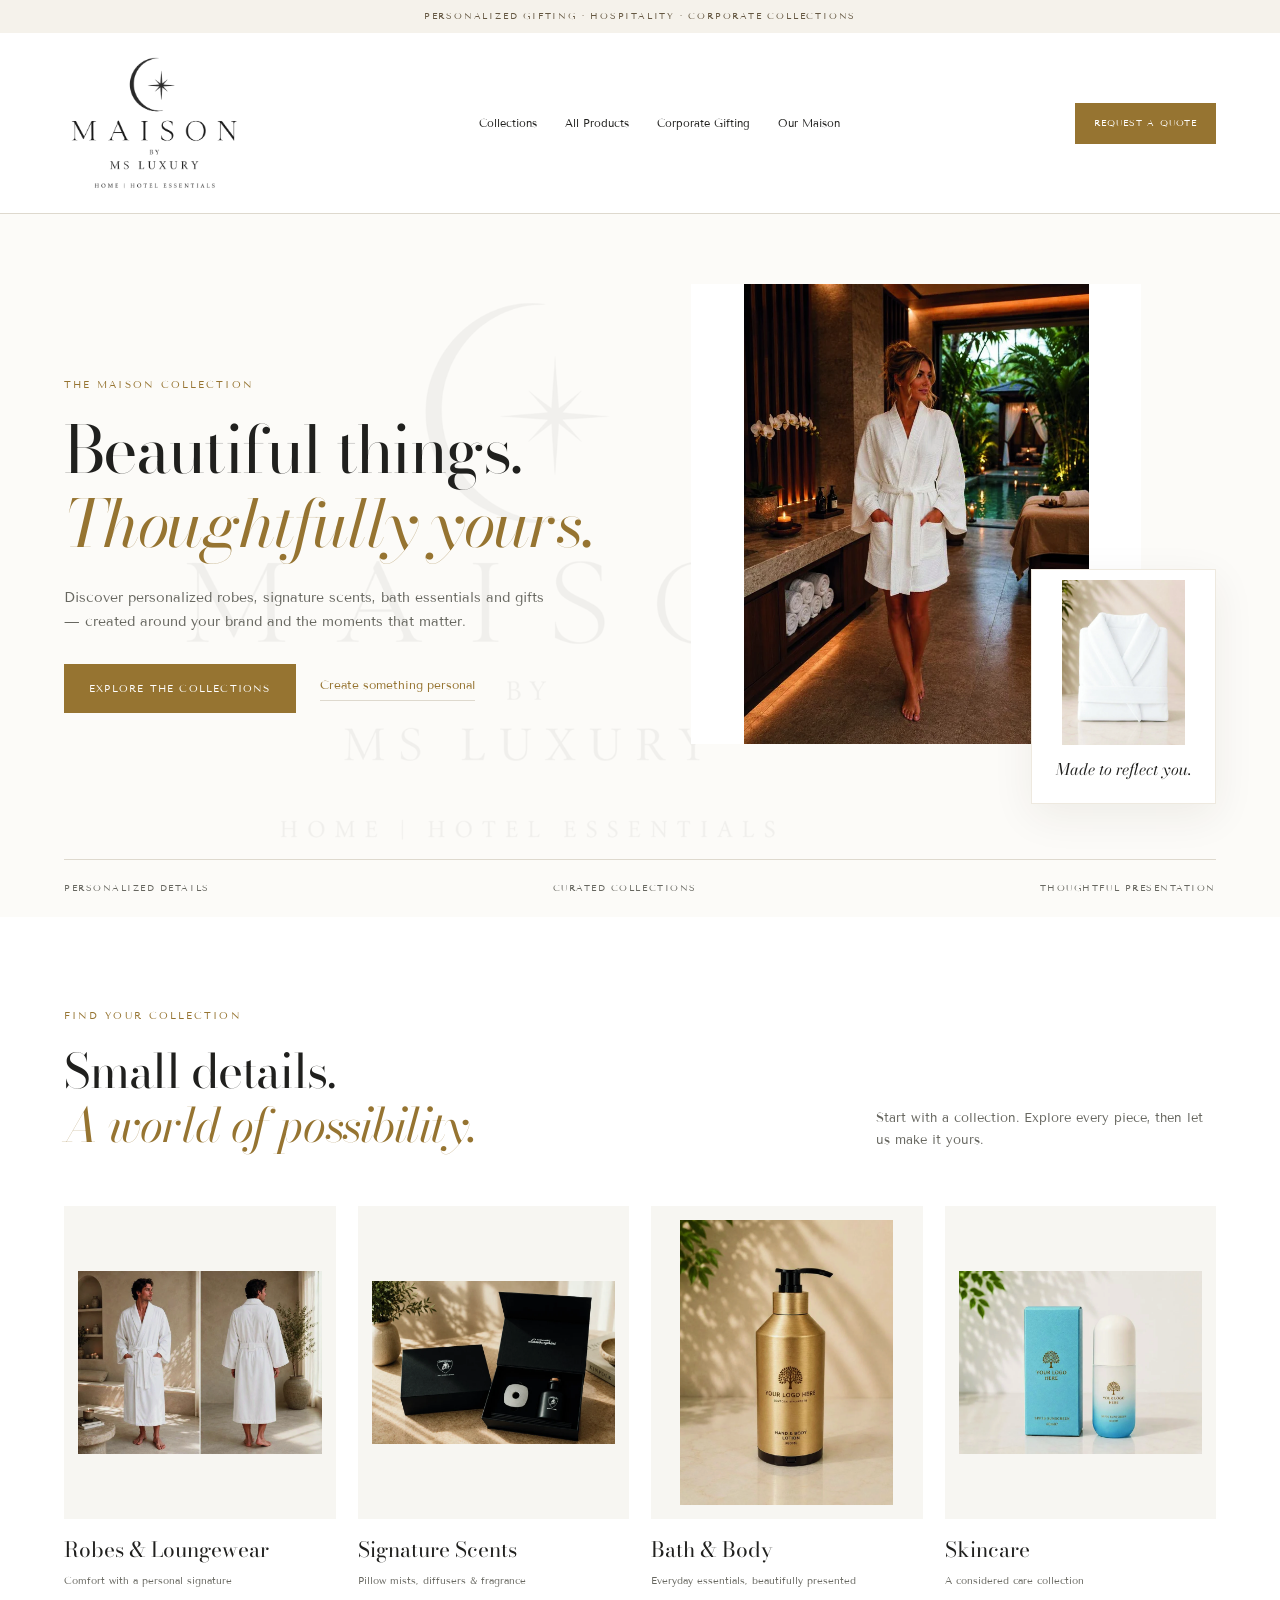
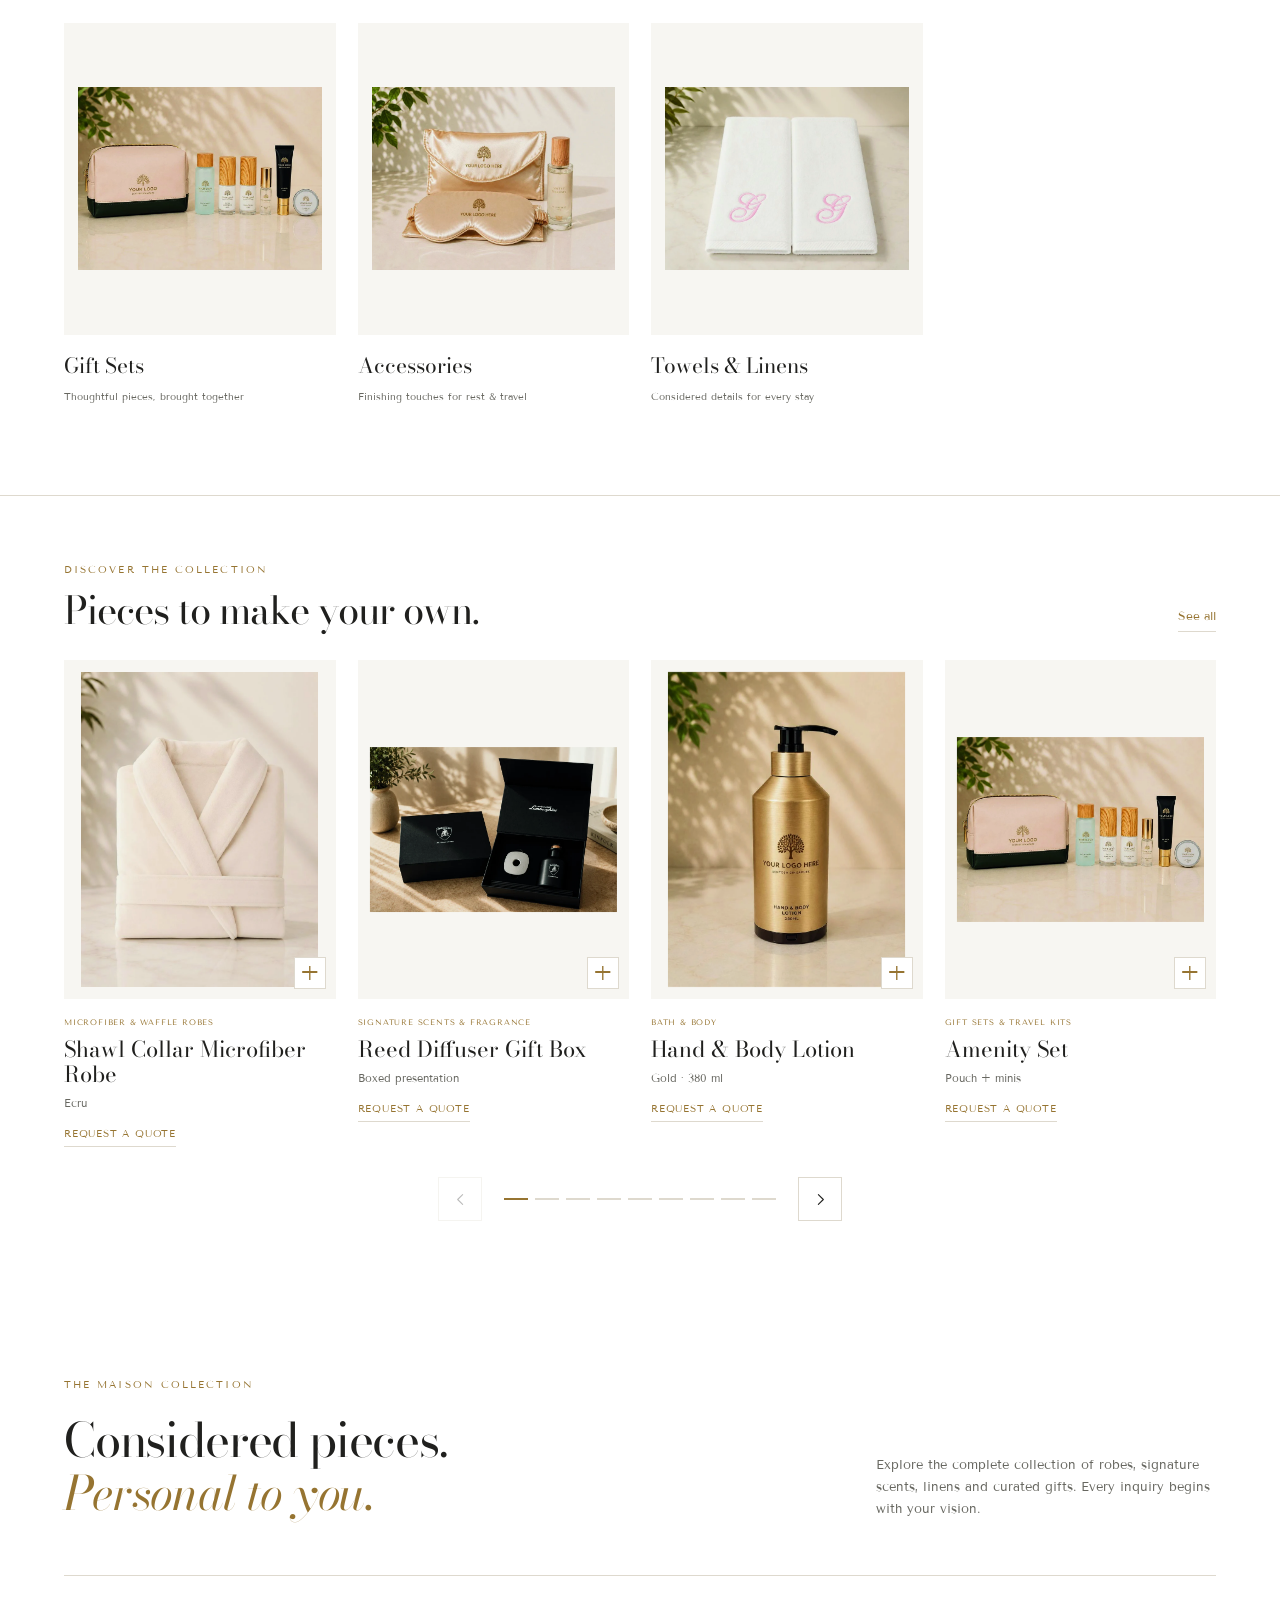
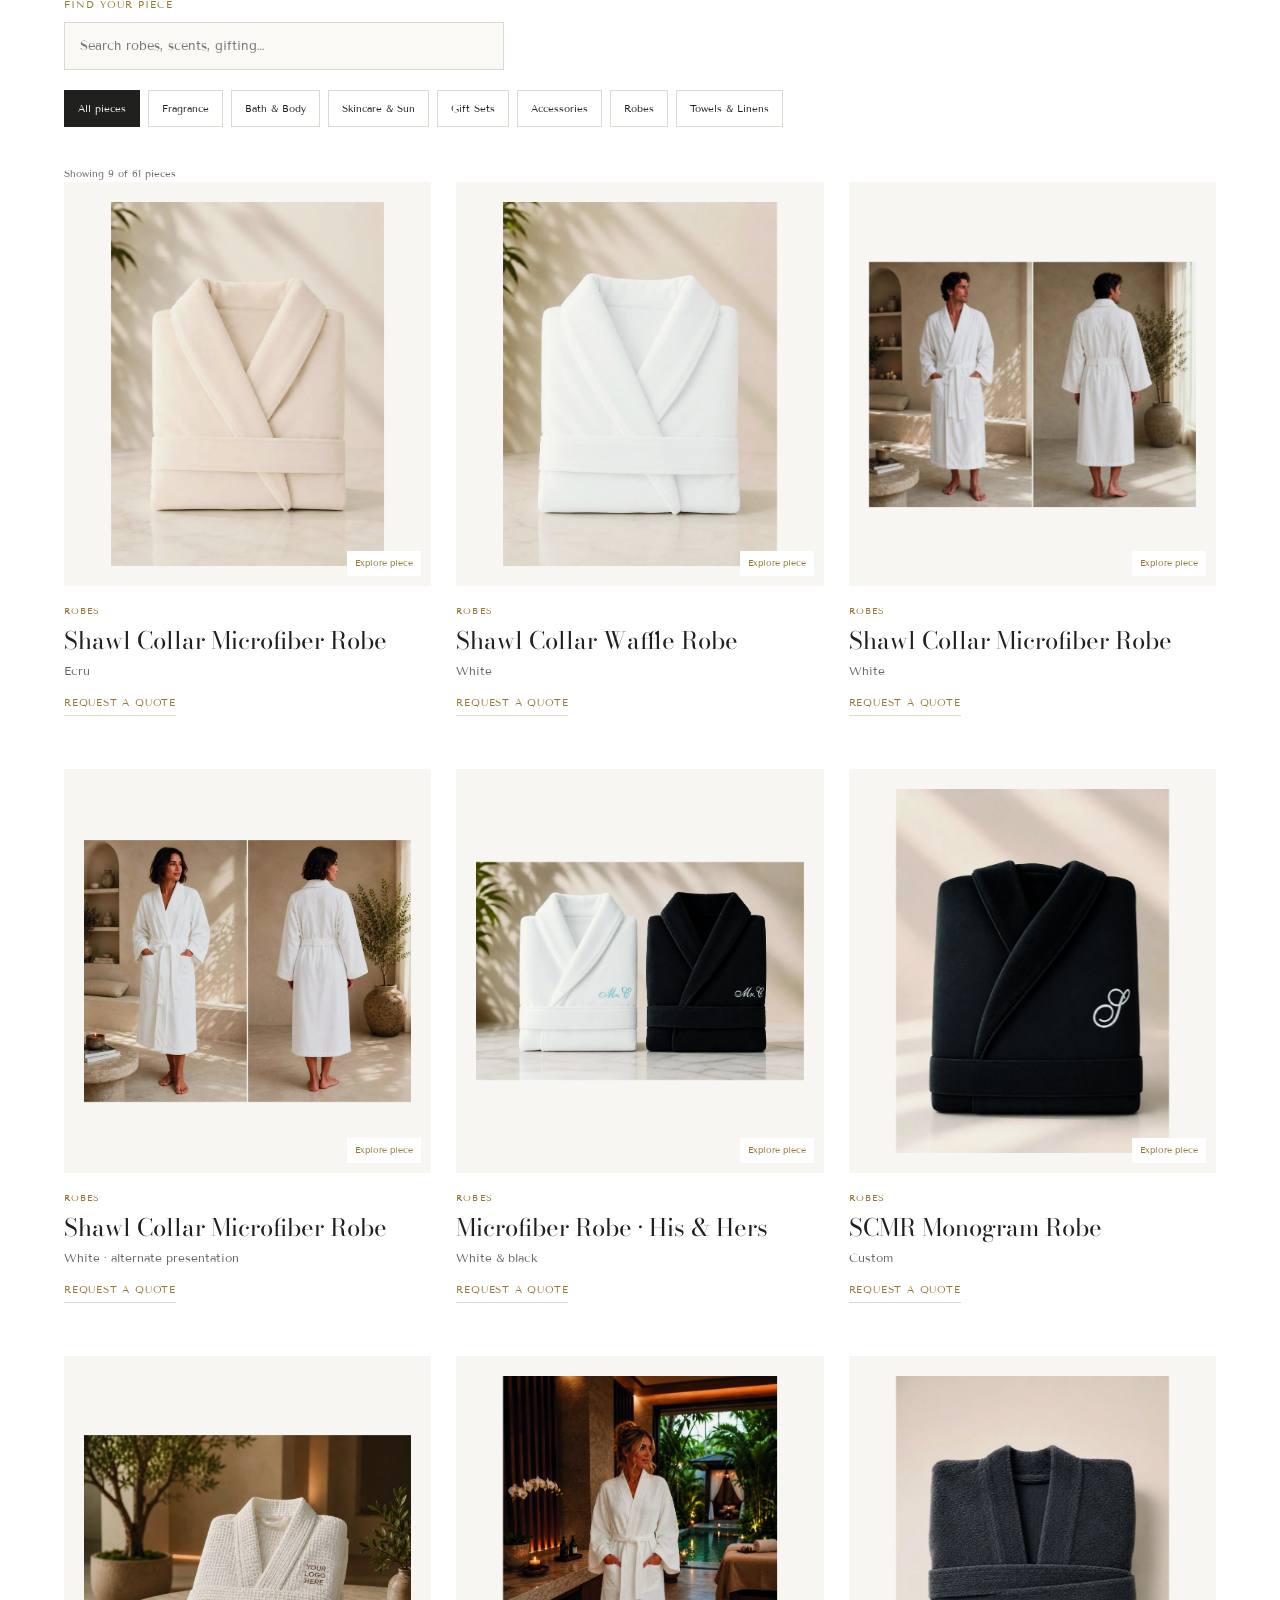
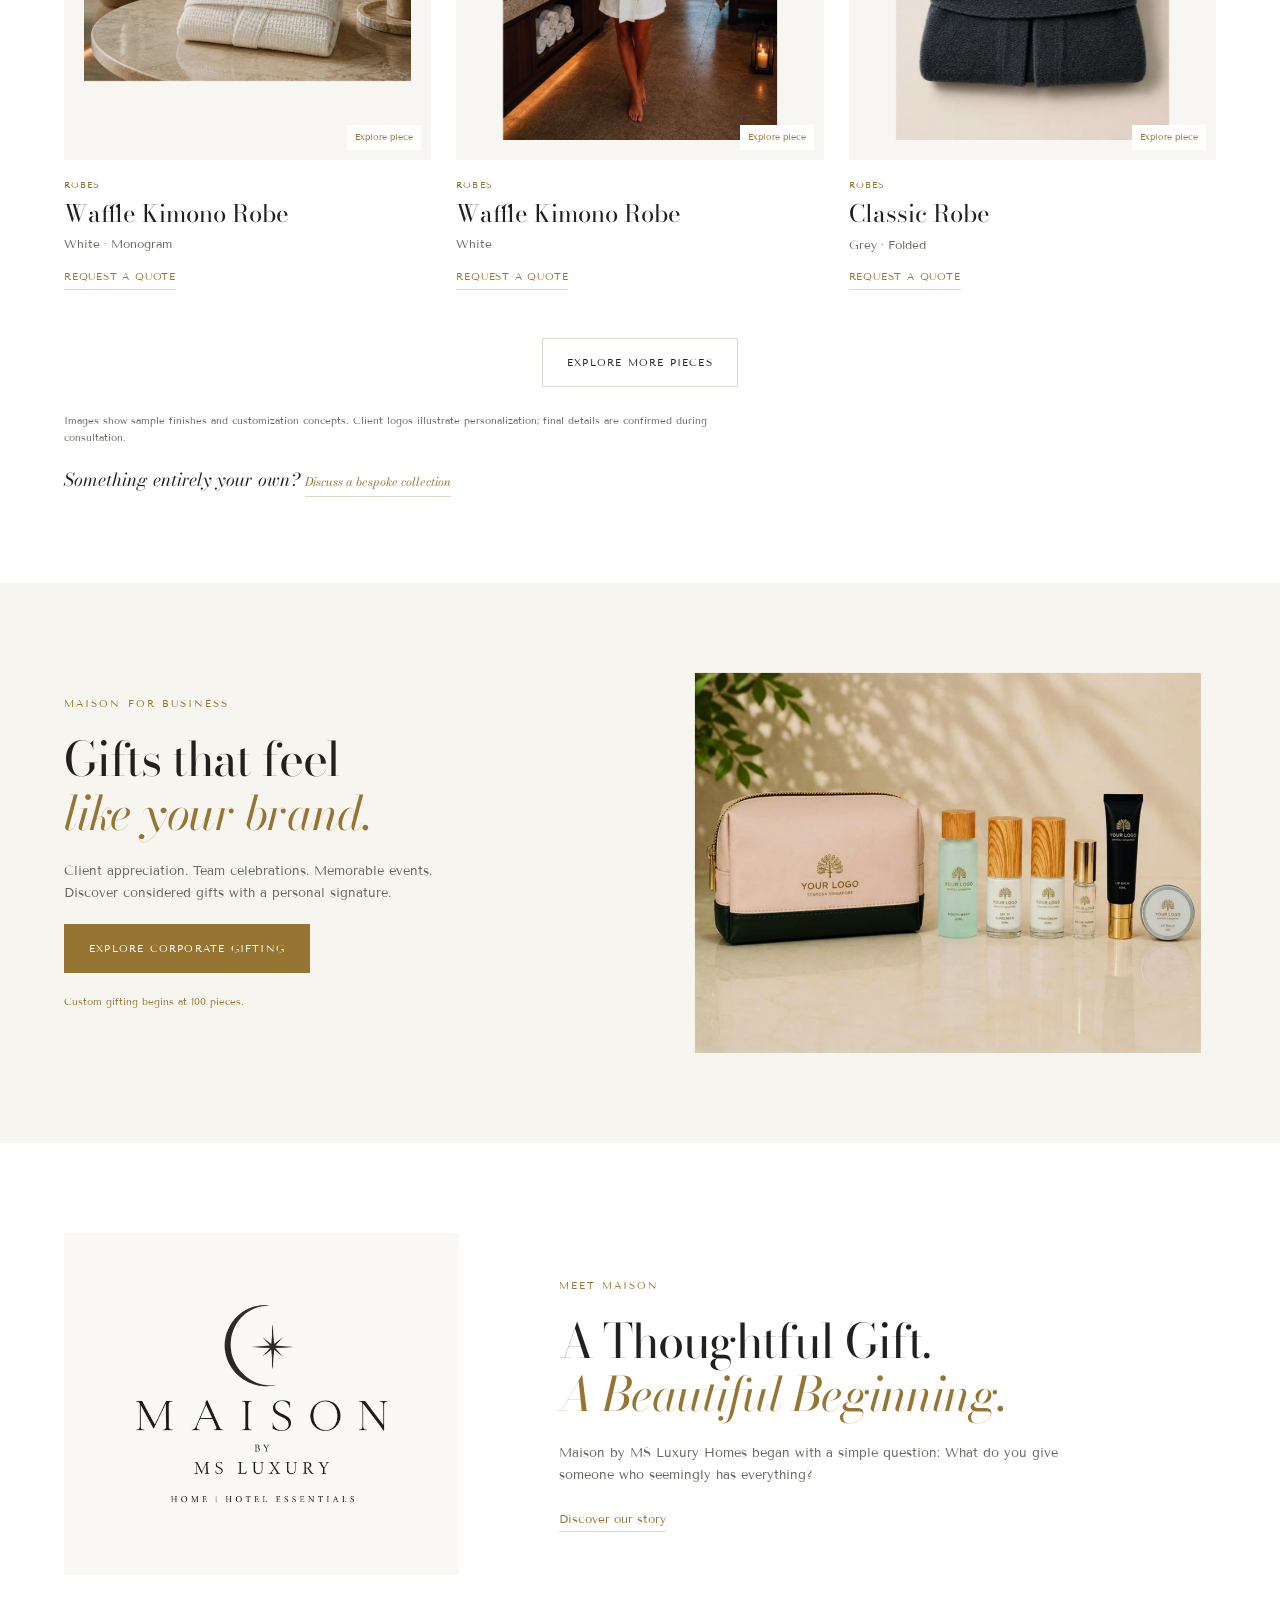
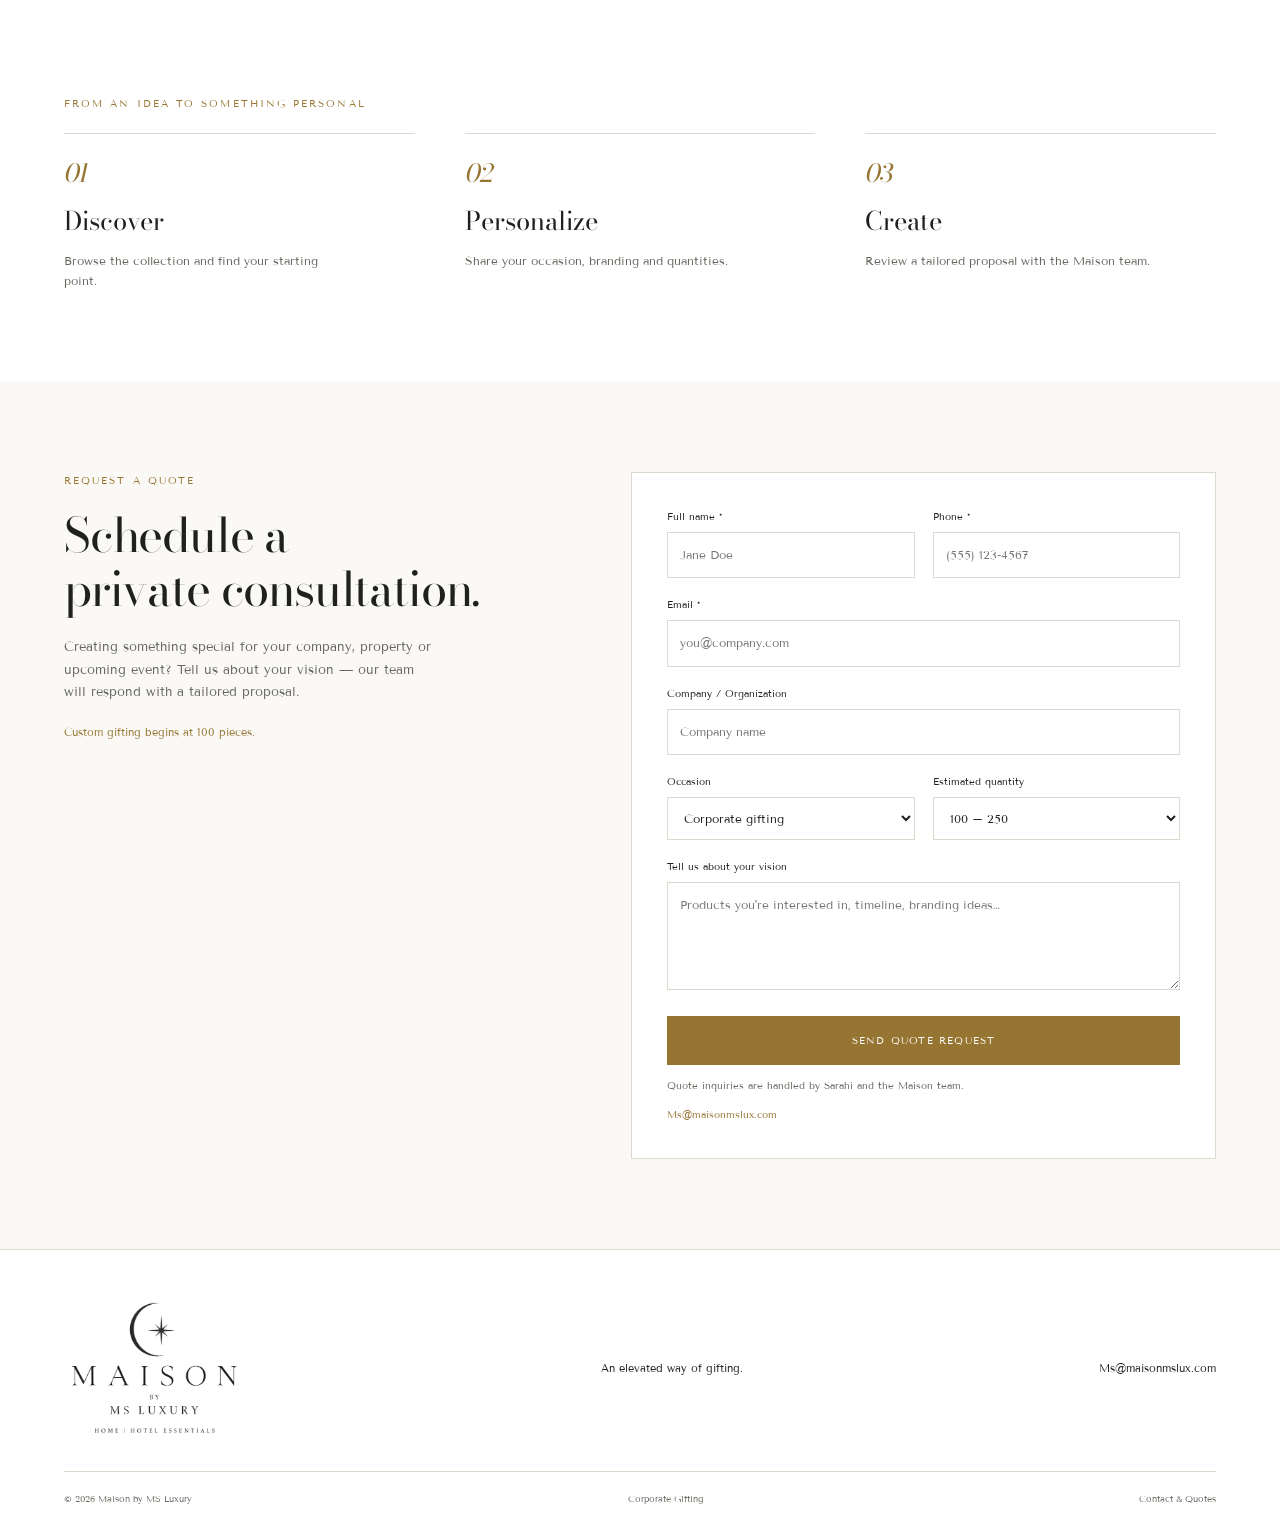
<file: index.html>
<!DOCTYPE html>

<html lang="en">
<head>
<meta charset="utf-8"/>
<meta content="width=device-width, initial-scale=1.0" name="viewport"/>
<title>Maison by MS Luxury — An Elevated Way of Gifting</title>
<meta content="Maison by MS Luxury creates elevated, bespoke gifting experiences for hotels, corporations, private aviation, memberships and private events." name="description"/>
<link href="https://fonts.googleapis.com" rel="preconnect"/>
<link crossorigin="" href="https://fonts.gstatic.com" rel="preconnect"/>
<link href="https://fonts.googleapis.com/css2?family=Bodoni+Moda:ital,opsz,wght@0,6..96,400;0,6..96,500;0,6..96,600;1,6..96,400;1,6..96,500&amp;family=Tenor+Sans&amp;display=swap" rel="stylesheet"/>
<link href="assets/favicon-32.png" rel="icon" sizes="32x32"/>
<link href="assets/apple-touch-icon.png" rel="apple-touch-icon"/>
<meta content="#ffffff" name="theme-color"/>
<link href="styles.css" rel="stylesheet"/>
</head>
<body><a class="skip-link" href="#collections">Skip to collections</a><div class="announcement">PERSONALIZED GIFTING · HOSPITALITY · CORPORATE COLLECTIONS</div><header class="nav" id="nav"><a aria-label="Maison by MS Luxury home" class="nav-brand" href="index.html"><img alt="Maison by MS Luxury" src="assets/maison-logo-updated.png"/><span>MAISON<small>BY MS LUXURY</small></span></a><nav class="nav-links"><a href="index.html#collections">Collections</a><a href="index.html#shop">All Products</a><a href="corporate-gifting.html">Corporate Gifting</a><a href="about.html">Our Maison</a></nav><a class="btn btn-gold btn-sm" href="index.html#quote">Request a Quote</a><button aria-controls="mobileMenu" aria-expanded="false" aria-label="Open menu" class="nav-toggle" id="navToggle"><span></span><span></span></button></header><div class="mobile-menu" id="mobileMenu"><a href="index.html#collections">Collections</a><a href="index.html#shop">All Products</a><a href="corporate-gifting.html">Corporate Gifting</a><a href="about.html">Our Maison</a><a class="btn btn-gold" href="index.html#quote">Request a Quote</a></div><main><section class="hero" id="top"><img alt="Maison by MS Luxury" aria-hidden="true" class="hero-mark" src="assets/maison-logo-updated.png"/><div class="container hero-inner"><div class="hero-copy"><p class="eyebrow">The Maison collection</p><h1>Beautiful things.<br/><em>Thoughtfully yours.</em></h1><p>Discover personalized robes, signature scents, bath essentials and gifts — created around your brand and the moments that matter.</p><div class="hero-ctas"><a class="btn btn-gold" href="#collections">Explore the collections</a><a class="link-gold" href="#quote">Create something personal</a></div></div><div class="hero-products"><img alt="White Waffle Kimono Robe" class="hero-product-main" src="assets/catalog/p13-02.webp"/><div class="hero-product-small"><img alt="Shawl Collar Waffle Robe in white" src="assets/catalog/p12-02.webp"/><span>Made to reflect you.</span></div></div></div><div class="container hero-bottom"><span>PERSONALIZED DETAILS</span><span>CURATED COLLECTIONS</span><span>THOUGHTFUL PRESENTATION</span></div></section><section class="collections" id="collections"><div class="container"><div class="section-heading"><div><p class="eyebrow">Find your collection</p><h2>Small details.<br/><em>A world of possibility.</em></h2></div><p class="section-sub">Start with a collection. Explore every piece, then let us make it yours.</p></div><div class="category-grid"><button class="category-card" data-category-link="robes" type="button"><div class="category-img"><img alt="White Shawl Collar Microfiber Robe" loading="lazy" src="assets/catalog/p12-03.webp"/></div><span class="category-title">Robes &amp; Loungewear</span><span class="category-caption">Comfort with a personal signature</span></button><button class="category-card" data-category-link="fragrance" type="button"><div class="category-img"><img alt="Reed Diffuser Gift Box" loading="lazy" src="assets/catalog/p05-06.webp"/></div><span class="category-title">Signature Scents</span><span class="category-caption">Pillow mists, diffusers &amp; fragrance</span></button><button class="category-card" data-category-link="body" type="button"><div class="category-img"><img alt="Hand &amp; Body Lotion" loading="lazy" src="assets/catalog/p06-01.webp"/></div><span class="category-title">Bath &amp; Body</span><span class="category-caption">Everyday essentials, beautifully presented</span></button><button class="category-card" data-category-link="skincare" type="button"><div class="category-img"><img alt="SPF 30 Sunscreen" loading="lazy" src="assets/catalog/p07-01.webp"/></div><span class="category-title">Skincare</span><span class="category-caption">A considered care collection</span></button><button class="category-card" data-category-link="gifting" type="button"><div class="category-img"><img alt="Amenity Set" loading="lazy" src="assets/catalog/p08-02.webp"/></div><span class="category-title">Gift Sets</span><span class="category-caption">Thoughtful pieces, brought together</span></button><button class="category-card" data-category-link="accessories" type="button"><div class="category-img"><img alt="Sweet Dreams Set" loading="lazy" src="assets/catalog/p09-03.webp"/></div><span class="category-title">Accessories</span><span class="category-caption">Finishing touches for rest &amp; travel</span></button><button class="category-card" data-category-link="linens" type="button"><div class="category-img"><img alt="Monogram Towel Set" loading="lazy" src="assets/catalog/p17-01.webp"/></div><span class="category-title">Towels &amp; Linens</span><span class="category-caption">Considered details for every stay</span></button></div></div></section><section aria-labelledby="railHeading" class="product-rail"><div class="container"><div class="rail-heading"><div><p class="eyebrow">Discover the collection</p><h2 id="railHeading">Pieces to make your own.</h2></div><a class="link-gold" href="#shop">See all</a></div><div aria-label="Swipe or use arrow keys to browse featured products" class="rail-track" id="productRail" tabindex="0"><article class="rail-card"><button aria-label="Explore Shawl Collar Microfiber Robe" class="rail-preview" data-featured-preview="p12-1" type="button"><div class="rail-image"><img alt="Shawl Collar Microfiber Robe" loading="lazy" src="assets/catalog/p12-01.webp"/></div><span aria-hidden="true" class="rail-plus">+</span></button><p class="rail-category">Microfiber &amp; Waffle Robes</p><h3>Shawl Collar Microfiber Robe</h3><p class="rail-detail">Ecru</p><button class="product-cta" data-product="Shawl Collar Microfiber Robe — Ecru" type="button">Request a quote</button></article><article class="rail-card"><button aria-label="Explore Reed Diffuser Gift Box" class="rail-preview" data-featured-preview="p5-6" type="button"><div class="rail-image"><img alt="Reed Diffuser Gift Box" loading="lazy" src="assets/catalog/p05-06.webp"/></div><span aria-hidden="true" class="rail-plus">+</span></button><p class="rail-category">Signature Scents &amp; Fragrance</p><h3>Reed Diffuser Gift Box</h3><p class="rail-detail">Boxed presentation</p><button class="product-cta" data-product="Reed Diffuser Gift Box — Boxed presentation" type="button">Request a quote</button></article><article class="rail-card"><button aria-label="Explore Hand &amp; Body Lotion" class="rail-preview" data-featured-preview="p6-1" type="button"><div class="rail-image"><img alt="Hand &amp; Body Lotion" loading="lazy" src="assets/catalog/p06-01.webp"/></div><span aria-hidden="true" class="rail-plus">+</span></button><p class="rail-category">Bath &amp; Body</p><h3>Hand &amp; Body Lotion</h3><p class="rail-detail">Gold · 380 ml</p><button class="product-cta" data-product="Hand &amp; Body Lotion — Gold · 380 ml" type="button">Request a quote</button></article><article class="rail-card"><button aria-label="Explore Amenity Set" class="rail-preview" data-featured-preview="p8-2" type="button"><div class="rail-image"><img alt="Amenity Set" loading="lazy" src="assets/catalog/p08-02.webp"/></div><span aria-hidden="true" class="rail-plus">+</span></button><p class="rail-category">Gift Sets &amp; Travel Kits</p><h3>Amenity Set</h3><p class="rail-detail">Pouch + minis</p><button class="product-cta" data-product="Amenity Set — Pouch + minis" type="button">Request a quote</button></article><article class="rail-card"><button aria-label="Explore Sweet Dreams Set" class="rail-preview" data-featured-preview="p9-3" type="button"><div class="rail-image"><img alt="Sweet Dreams Set" loading="lazy" src="assets/catalog/p09-03.webp"/></div><span aria-hidden="true" class="rail-plus">+</span></button><p class="rail-category">Accessories &amp; Finishing Touches</p><h3>Sweet Dreams Set</h3><p class="rail-detail">With fragrance</p><button class="product-cta" data-product="Sweet Dreams Set — With fragrance" type="button">Request a quote</button></article><article class="rail-card"><button aria-label="Explore Monogram Towel Set" class="rail-preview" data-featured-preview="p17-1" type="button"><div class="rail-image"><img alt="Monogram Towel Set" loading="lazy" src="assets/catalog/p17-01.webp"/></div><span aria-hidden="true" class="rail-plus">+</span></button><p class="rail-category">Towels &amp; Linens</p><h3>Monogram Towel Set</h3><p class="rail-detail">Customized</p><button class="product-cta" data-product="Monogram Towel Set — Customized" type="button">Request a quote</button></article><article class="rail-card"><button aria-label="Explore SPF 30 Sunscreen" class="rail-preview" data-featured-preview="p7-1" type="button"><div class="rail-image"><img alt="SPF 30 Sunscreen" loading="lazy" src="assets/catalog/p07-01.webp"/></div><span aria-hidden="true" class="rail-plus">+</span></button><p class="rail-category">Skincare &amp; Sun</p><h3>SPF 30 Sunscreen</h3><p class="rail-detail">Boxed · 60 ml</p><button class="product-cta" data-product="SPF 30 Sunscreen — Boxed · 60 ml" type="button">Request a quote</button></article><article class="rail-card"><button aria-label="Explore Sweet Dreams Pillow Mist" class="rail-preview" data-featured-preview="p5-1" type="button"><div class="rail-image"><img alt="Sweet Dreams Pillow Mist" loading="lazy" src="assets/catalog/p05-01.webp"/></div><span aria-hidden="true" class="rail-plus">+</span></button><p class="rail-category">Signature Scents &amp; Fragrance</p><h3>Sweet Dreams Pillow Mist</h3><p class="rail-detail">Boxed · 30 ml</p><button class="product-cta" data-product="Sweet Dreams Pillow Mist — Boxed · 30 ml" type="button">Request a quote</button></article><article class="rail-card"><button aria-label="Explore Gift Set" class="rail-preview" data-featured-preview="p8-3" type="button"><div class="rail-image"><img alt="Gift Set" loading="lazy" src="assets/catalog/p08-03.webp"/></div><span aria-hidden="true" class="rail-plus">+</span></button><p class="rail-category">Gift Sets &amp; Travel Kits</p><h3>Gift Set</h3><p class="rail-detail">Pouch · SPF · Face mist · Hair mist</p><button class="product-cta" data-product="Gift Set — Pouch · SPF · Face mist · Hair mist" type="button">Request a quote</button></article><article class="rail-card"><button aria-label="Explore Cosmetic Pouch" class="rail-preview" data-featured-preview="p9-1" type="button"><div class="rail-image"><img alt="Cosmetic Pouch" loading="lazy" src="assets/catalog/p09-01.webp"/></div><span aria-hidden="true" class="rail-plus">+</span></button><p class="rail-category">Accessories &amp; Finishing Touches</p><h3>Cosmetic Pouch</h3><p class="rail-detail">Signature</p><button class="product-cta" data-product="Cosmetic Pouch — Signature" type="button">Request a quote</button></article><article class="rail-card"><button aria-label="Explore Pool &amp; Beach Towels" class="rail-preview" data-featured-preview="p17-5" type="button"><div class="rail-image"><img alt="Pool &amp; Beach Towels" loading="lazy" src="assets/catalog/p17-05.webp"/></div><span aria-hidden="true" class="rail-plus">+</span></button><p class="rail-category">Towels &amp; Linens</p><h3>Pool &amp; Beach Towels</h3><p class="rail-detail">Striped in shown colors</p><button class="product-cta" data-product="Pool &amp; Beach Towels — Striped in shown colors" type="button">Request a quote</button></article><article class="rail-card"><button aria-label="Explore Satin Robe" class="rail-preview" data-featured-preview="p11-1" type="button"><div class="rail-image"><img alt="Satin Robe" loading="lazy" src="assets/catalog/p11-01.webp"/></div><span aria-hidden="true" class="rail-plus">+</span></button><p class="rail-category">Satin &amp; Bridesmaid Robes</p><h3>Satin Robe</h3><p class="rail-detail">Blush</p><button class="product-cta" data-product="Satin Robe — Blush" type="button">Request a quote</button></article></div><div class="rail-navigation"><button aria-label="Previous products" id="railPrev" type="button"><svg aria-hidden="true" viewbox="0 0 24 24"><path d="M15 5l-7 7 7 7"></path></svg></button><div aria-label="Product row position" class="rail-markers" id="railMarkers"></div><button aria-label="Next products" id="railNext" type="button"><svg aria-hidden="true" viewbox="0 0 24 24"><path d="M9 5l7 7-7 7"></path></svg></button></div></div></section><section class="shop" id="shop"><div class="container">
<div class="product-heading"><div><p class="eyebrow reveal">The Maison Collection</p><h2 class="reveal">Considered pieces.<br/><em>Personal to you.</em></h2></div><p class="section-sub reveal">Explore the complete collection of robes, signature scents, linens and curated gifts. Every inquiry begins with your vision.</p></div>
<div class="catalog-tools"><label class="catalog-search" for="productSearch">Find your piece<input id="productSearch" placeholder="Search robes, scents, gifting…" type="search"/></label><div aria-label="Filter products" class="product-filters" role="group"><button aria-pressed="true" data-filter="all" type="button">All pieces</button><button aria-pressed="false" data-filter="fragrance" type="button">Fragrance</button><button aria-pressed="false" data-filter="body" type="button">Bath &amp; Body</button><button aria-pressed="false" data-filter="skincare" type="button">Skincare &amp; Sun</button><button aria-pressed="false" data-filter="gifting" type="button">Gift Sets</button><button aria-pressed="false" data-filter="accessories" type="button">Accessories</button><button aria-pressed="false" data-filter="robes" type="button">Robes</button><button aria-pressed="false" data-filter="linens" type="button">Towels &amp; Linens</button></div></div><p aria-live="polite" class="product-count" id="productCount">61 pieces</p><div class="shop-grid"><article class="card product-card" data-category="robes" data-search="shawl collar microfiber robe ecru microfiber &amp; waffle robes"><button aria-label="View Shawl Collar Microfiber Robe, Ecru" class="product-preview" data-preview="p12-1" type="button"><div class="card-img"><img alt="Shawl Collar Microfiber Robe — Ecru" decoding="async" height="1100" loading="lazy" src="assets/catalog/p12-01.webp" width="900"/></div><span>Explore piece</span></button><div class="card-body"><p class="product-category">Robes</p><h3>Shawl Collar Microfiber Robe</h3><p>Ecru</p><button class="product-cta" data-product="Shawl Collar Microfiber Robe — Ecru" type="button">Request a quote</button></div></article><article class="card product-card" data-category="robes" data-search="shawl collar waffle robe white microfiber &amp; waffle robes"><button aria-label="View Shawl Collar Waffle Robe, White" class="product-preview" data-preview="p12-2" type="button"><div class="card-img"><img alt="Shawl Collar Waffle Robe — White" decoding="async" height="1100" loading="lazy" src="assets/catalog/p12-02.webp" width="900"/></div><span>Explore piece</span></button><div class="card-body"><p class="product-category">Robes</p><h3>Shawl Collar Waffle Robe</h3><p>White</p><button class="product-cta" data-product="Shawl Collar Waffle Robe — White" type="button">Request a quote</button></div></article><article class="card product-card" data-category="robes" data-search="shawl collar microfiber robe white microfiber &amp; waffle robes"><button aria-label="View Shawl Collar Microfiber Robe, White" class="product-preview" data-preview="p12-3" type="button"><div class="card-img"><img alt="Shawl Collar Microfiber Robe — White" decoding="async" height="1100" loading="lazy" src="assets/catalog/p12-03.webp" width="900"/></div><span>Explore piece</span></button><div class="card-body"><p class="product-category">Robes</p><h3>Shawl Collar Microfiber Robe</h3><p>White</p><button class="product-cta" data-product="Shawl Collar Microfiber Robe — White" type="button">Request a quote</button></div></article><article class="card product-card" data-category="robes" data-search="shawl collar microfiber robe white · alternate presentation microfiber &amp; waffle robes"><button aria-label="View Shawl Collar Microfiber Robe, White · alternate presentation" class="product-preview" data-preview="p12-4" type="button"><div class="card-img"><img alt="Shawl Collar Microfiber Robe — White · alternate presentation" decoding="async" height="1100" loading="lazy" src="assets/catalog/p12-04.webp" width="900"/></div><span>Explore piece</span></button><div class="card-body"><p class="product-category">Robes</p><h3>Shawl Collar Microfiber Robe</h3><p>White · alternate presentation</p><button class="product-cta" data-product="Shawl Collar Microfiber Robe — White · alternate presentation" type="button">Request a quote</button></div></article><article class="card product-card" data-category="robes" data-search="microfiber robe · his &amp; hers white &amp; black microfiber &amp; waffle robes"><button aria-label="View Microfiber Robe · His &amp; Hers, White &amp; black" class="product-preview" data-preview="p12-5" type="button"><div class="card-img"><img alt="Microfiber Robe · His &amp; Hers — White &amp; black" decoding="async" height="1100" loading="lazy" src="assets/catalog/p12-05.webp" width="900"/></div><span>Explore piece</span></button><div class="card-body"><p class="product-category">Robes</p><h3>Microfiber Robe · His &amp; Hers</h3><p>White &amp; black</p><button class="product-cta" data-product="Microfiber Robe · His &amp; Hers — White &amp; black" type="button">Request a quote</button></div></article><article class="card product-card" data-category="robes" data-search="scmr monogram robe custom microfiber &amp; waffle robes"><button aria-label="View SCMR Monogram Robe, Custom" class="product-preview" data-preview="p12-6" type="button"><div class="card-img"><img alt="SCMR Monogram Robe — Custom" decoding="async" height="1100" loading="lazy" src="assets/catalog/p12-06.webp" width="900"/></div><span>Explore piece</span></button><div class="card-body"><p class="product-category">Robes</p><h3>SCMR Monogram Robe</h3><p>Custom</p><button class="product-cta" data-product="SCMR Monogram Robe — Custom" type="button">Request a quote</button></div></article><article class="card product-card" data-category="robes" data-search="waffle kimono robe white · monogram waffle &amp; classic robes"><button aria-label="View Waffle Kimono Robe, White · Monogram" class="product-preview" data-preview="p13-1" type="button"><div class="card-img"><img alt="Waffle Kimono Robe — White · Monogram" decoding="async" height="1100" loading="lazy" src="assets/catalog/p13-01.webp" width="900"/></div><span>Explore piece</span></button><div class="card-body"><p class="product-category">Robes</p><h3>Waffle Kimono Robe</h3><p>White · Monogram</p><button class="product-cta" data-product="Waffle Kimono Robe — White · Monogram" type="button">Request a quote</button></div></article><article class="card product-card" data-category="robes" data-search="waffle kimono robe white waffle &amp; classic robes"><button aria-label="View Waffle Kimono Robe, White" class="product-preview" data-preview="p13-2" type="button"><div class="card-img"><img alt="Waffle Kimono Robe — White" decoding="async" height="1100" loading="lazy" src="assets/catalog/p13-02.webp" width="900"/></div><span>Explore piece</span></button><div class="card-body"><p class="product-category">Robes</p><h3>Waffle Kimono Robe</h3><p>White</p><button class="product-cta" data-product="Waffle Kimono Robe — White" type="button">Request a quote</button></div></article><article class="card product-card" data-category="robes" data-search="classic robe grey · folded waffle &amp; classic robes"><button aria-label="View Classic Robe, Grey · Folded" class="product-preview" data-preview="p13-3" type="button"><div class="card-img"><img alt="Classic Robe — Grey · Folded" decoding="async" height="1100" loading="lazy" src="assets/catalog/p13-03.webp" width="900"/></div><span>Explore piece</span></button><div class="card-body"><p class="product-category">Robes</p><h3>Classic Robe</h3><p>Grey · Folded</p><button class="product-cta" data-product="Classic Robe — Grey · Folded" type="button">Request a quote</button></div></article><article class="card product-card" data-category="robes" data-search="classic robes dark grey waffle &amp; classic robes"><button aria-label="View Classic Robes, Dark grey" class="product-preview" data-preview="p13-4" type="button"><div class="card-img"><img alt="Classic Robes — Dark grey" decoding="async" height="1100" loading="lazy" src="assets/catalog/p13-04.webp" width="900"/></div><span>Explore piece</span></button><div class="card-body"><p class="product-category">Robes</p><h3>Classic Robes</h3><p>Dark grey</p><button class="product-cta" data-product="Classic Robes — Dark grey" type="button">Request a quote</button></div></article><article class="card product-card" data-category="robes" data-search="his &amp; hers robes black waffle &amp; classic robes"><button aria-label="View His &amp; Hers Robes, Black" class="product-preview" data-preview="p13-5" type="button"><div class="card-img"><img alt="His &amp; Hers Robes — Black" decoding="async" height="1100" loading="lazy" src="assets/catalog/p13-05.webp" width="900"/></div><span>Explore piece</span></button><div class="card-body"><p class="product-category">Robes</p><h3>His &amp; Hers Robes</h3><p>Black</p><button class="product-cta" data-product="His &amp; Hers Robes — Black" type="button">Request a quote</button></div></article><article class="card product-card" data-category="robes" data-search="microterry jacquard · shawl collar white · folded microterry, stripe &amp; lounge"><button aria-label="View Microterry Jacquard · Shawl Collar, White · Folded" class="product-preview" data-preview="p14-1" type="button"><div class="card-img"><img alt="Microterry Jacquard · Shawl Collar — White · Folded" decoding="async" height="1100" loading="lazy" src="assets/catalog/p14-01.webp" width="900"/></div><span>Explore piece</span></button><div class="card-body"><p class="product-category">Robes</p><h3>Microterry Jacquard · Shawl Collar</h3><p>White · Folded</p><button class="product-cta" data-product="Microterry Jacquard · Shawl Collar — White · Folded" type="button">Request a quote</button></div></article><article class="card product-card" data-category="robes" data-search="microterry jacquard bathrobe white microterry, stripe &amp; lounge"><button aria-label="View Microterry Jacquard Bathrobe, White" class="product-preview" data-preview="p14-2" type="button"><div class="card-img"><img alt="Microterry Jacquard Bathrobe — White" decoding="async" height="1100" loading="lazy" src="assets/catalog/p14-02.webp" width="900"/></div><span>Explore piece</span></button><div class="card-body"><p class="product-category">Robes</p><h3>Microterry Jacquard Bathrobe</h3><p>White</p><button class="product-cta" data-product="Microterry Jacquard Bathrobe — White" type="button">Request a quote</button></div></article><article class="card product-card" data-category="robes" data-search="microterry jacquard bathrobe white · alternate presentation microterry, stripe &amp; lounge"><button aria-label="View Microterry Jacquard Bathrobe, White · alternate presentation" class="product-preview" data-preview="p14-3" type="button"><div class="card-img"><img alt="Microterry Jacquard Bathrobe — White · alternate presentation" decoding="async" height="1100" loading="lazy" src="assets/catalog/p14-03.webp" width="900"/></div><span>Explore piece</span></button><div class="card-body"><p class="product-category">Robes</p><h3>Microterry Jacquard Bathrobe</h3><p>White · alternate presentation</p><button class="product-cta" data-product="Microterry Jacquard Bathrobe — White · alternate presentation" type="button">Request a quote</button></div></article><article class="card product-card" data-category="robes" data-search="custom striped robe blue microterry, stripe &amp; lounge"><button aria-label="View Custom Striped Robe, Blue" class="product-preview" data-preview="p14-4" type="button"><div class="card-img"><img alt="Custom Striped Robe — Blue" decoding="async" height="1100" loading="lazy" src="assets/catalog/p14-04.webp" width="900"/></div><span>Explore piece</span></button><div class="card-body"><p class="product-category">Robes</p><h3>Custom Striped Robe</h3><p>Blue</p><button class="product-cta" data-product="Custom Striped Robe — Blue" type="button">Request a quote</button></div></article><article class="card product-card" data-category="robes" data-search="striped robe blue microterry, stripe &amp; lounge"><button aria-label="View Striped Robe, Blue" class="product-preview" data-preview="p14-5" type="button"><div class="card-img"><img alt="Striped Robe — Blue" decoding="async" height="1100" loading="lazy" src="assets/catalog/p14-05.webp" width="900"/></div><span>Explore piece</span></button><div class="card-body"><p class="product-category">Robes</p><h3>Striped Robe</h3><p>Blue</p><button class="product-cta" data-product="Striped Robe — Blue" type="button">Request a quote</button></div></article><article class="card product-card" data-category="robes" data-search="sweatshirt robe grey · 60% poly, 40% cotton microterry, stripe &amp; lounge"><button aria-label="View Sweatshirt Robe, Grey · 60% poly, 40% cotton" class="product-preview" data-preview="p14-6" type="button"><div class="card-img"><img alt="Sweatshirt Robe — Grey · 60% poly, 40% cotton" decoding="async" height="1100" loading="lazy" src="assets/catalog/p14-06.webp" width="900"/></div><span>Explore piece</span></button><div class="card-body"><p class="product-category">Robes</p><h3>Sweatshirt Robe</h3><p>Grey · 60% poly, 40% cotton</p><button class="product-cta" data-product="Sweatshirt Robe — Grey · 60% poly, 40% cotton" type="button">Request a quote</button></div></article><article class="card product-card" data-category="robes" data-search="satin robe blush satin &amp; bridesmaid robes"><button aria-label="View Satin Robe, Blush" class="product-preview" data-preview="p11-1" type="button"><div class="card-img"><img alt="Satin Robe — Blush" decoding="async" height="1100" loading="lazy" src="assets/catalog/p11-01.webp" width="900"/></div><span>Explore piece</span></button><div class="card-body"><p class="product-category">Robes</p><h3>Satin Robe</h3><p>Blush</p><button class="product-cta" data-product="Satin Robe — Blush" type="button">Request a quote</button></div></article><article class="card product-card" data-category="robes" data-search="satin robe white satin &amp; bridesmaid robes"><button aria-label="View Satin Robe, White" class="product-preview" data-preview="p11-2" type="button"><div class="card-img"><img alt="Satin Robe — White" decoding="async" height="1100" loading="lazy" src="assets/catalog/p11-02.webp" width="900"/></div><span>Explore piece</span></button><div class="card-body"><p class="product-category">Robes</p><h3>Satin Robe</h3><p>White</p><button class="product-cta" data-product="Satin Robe — White" type="button">Request a quote</button></div></article><article class="card product-card" data-category="robes" data-search="satin robe black satin &amp; bridesmaid robes"><button aria-label="View Satin Robe, Black" class="product-preview" data-preview="p11-3" type="button"><div class="card-img"><img alt="Satin Robe — Black" decoding="async" height="1100" loading="lazy" src="assets/catalog/p11-03.webp" width="900"/></div><span>Explore piece</span></button><div class="card-body"><p class="product-category">Robes</p><h3>Satin Robe</h3><p>Black</p><button class="product-cta" data-product="Satin Robe — Black" type="button">Request a quote</button></div></article><article class="card product-card" data-category="robes" data-search="bridesmaid robes black · set satin &amp; bridesmaid robes"><button aria-label="View Bridesmaid Robes, Black · Set" class="product-preview" data-preview="p11-4" type="button"><div class="card-img"><img alt="Bridesmaid Robes — Black · Set" decoding="async" height="1100" loading="lazy" src="assets/catalog/p11-04.webp" width="900"/></div><span>Explore piece</span></button><div class="card-body"><p class="product-category">Robes</p><h3>Bridesmaid Robes</h3><p>Black · Set</p><button class="product-cta" data-product="Bridesmaid Robes — Black · Set" type="button">Request a quote</button></div></article><article class="card product-card" data-category="robes" data-search="bridesmaid robes blush · set satin &amp; bridesmaid robes"><button aria-label="View Bridesmaid Robes, Blush · Set" class="product-preview" data-preview="p11-5" type="button"><div class="card-img"><img alt="Bridesmaid Robes — Blush · Set" decoding="async" height="1100" loading="lazy" src="assets/catalog/p11-05.webp" width="900"/></div><span>Explore piece</span></button><div class="card-body"><p class="product-category">Robes</p><h3>Bridesmaid Robes</h3><p>Blush · Set</p><button class="product-cta" data-product="Bridesmaid Robes — Blush · Set" type="button">Request a quote</button></div></article><article class="card product-card" data-category="robes" data-search="children’s robe white · hooded children’s robes"><button aria-label="View Children’s Robe, White · Hooded" class="product-preview" data-preview="p15-1" type="button"><div class="card-img"><img alt="Children’s Robe — White · Hooded" decoding="async" height="1100" loading="lazy" src="assets/catalog/p15-01.webp" width="900"/></div><span>Explore piece</span></button><div class="card-body"><p class="product-category">Robes</p><h3>Children’s Robe</h3><p>White · Hooded</p><button class="product-cta" data-product="Children’s Robe — White · Hooded" type="button">Request a quote</button></div></article><article class="card product-card" data-category="robes" data-search="children’s robe white children’s robes"><button aria-label="View Children’s Robe, White" class="product-preview" data-preview="p15-2" type="button"><div class="card-img"><img alt="Children’s Robe — White" decoding="async" height="1100" loading="lazy" src="assets/catalog/p15-02.webp" width="900"/></div><span>Explore piece</span></button><div class="card-body"><p class="product-category">Robes</p><h3>Children’s Robe</h3><p>White</p><button class="product-cta" data-product="Children’s Robe — White" type="button">Request a quote</button></div></article><article class="card product-card" data-category="robes" data-search="children’s robe white · alternate presentation children’s robes"><button aria-label="View Children’s Robe, White · alternate presentation" class="product-preview" data-preview="p15-3" type="button"><div class="card-img"><img alt="Children’s Robe — White · alternate presentation" decoding="async" height="1100" loading="lazy" src="assets/catalog/p15-03.webp" width="900"/></div><span>Explore piece</span></button><div class="card-body"><p class="product-category">Robes</p><h3>Children’s Robe</h3><p>White · alternate presentation</p><button class="product-cta" data-product="Children’s Robe — White · alternate presentation" type="button">Request a quote</button></div></article><article class="card product-card" data-category="robes" data-search="children’s robe white · hooded · customized children’s robes"><button aria-label="View Children’s Robe, White · Hooded · Customized" class="product-preview" data-preview="p15-4" type="button"><div class="card-img"><img alt="Children’s Robe — White · Hooded · Customized" decoding="async" height="1100" loading="lazy" src="assets/catalog/p15-04.webp" width="900"/></div><span>Explore piece</span></button><div class="card-body"><p class="product-category">Robes</p><h3>Children’s Robe</h3><p>White · Hooded · Customized</p><button class="product-cta" data-product="Children’s Robe — White · Hooded · Customized" type="button">Request a quote</button></div></article><article class="card product-card" data-category="robes" data-search="children’s robe white · personalized presentation children’s robes"><button aria-label="View Children’s Robe, White · personalized presentation" class="product-preview" data-preview="p15-5" type="button"><div class="card-img"><img alt="Children’s Robe — White · personalized presentation" decoding="async" height="1100" loading="lazy" src="assets/catalog/p15-05.webp" width="900"/></div><span>Explore piece</span></button><div class="card-body"><p class="product-category">Robes</p><h3>Children’s Robe</h3><p>White · personalized presentation</p><button class="product-cta" data-product="Children’s Robe — White · personalized presentation" type="button">Request a quote</button></div></article><article class="card product-card" data-category="robes" data-search="children’s robe white · alternate view children’s robes"><button aria-label="View Children’s Robe, White · alternate view" class="product-preview" data-preview="p15-6" type="button"><div class="card-img"><img alt="Children’s Robe — White · alternate view" decoding="async" height="1100" loading="lazy" src="assets/catalog/p15-06.webp" width="900"/></div><span>Explore piece</span></button><div class="card-body"><p class="product-category">Robes</p><h3>Children’s Robe</h3><p>White · alternate view</p><button class="product-cta" data-product="Children’s Robe — White · alternate view" type="button">Request a quote</button></div></article><article class="card product-card" data-category="fragrance" data-search="sweet dreams pillow mist boxed · 30 ml signature scents &amp; fragrance"><button aria-label="View Sweet Dreams Pillow Mist, Boxed · 30 ml" class="product-preview" data-preview="p5-1" type="button"><div class="card-img"><img alt="Sweet Dreams Pillow Mist — Boxed · 30 ml" decoding="async" height="1100" loading="lazy" src="assets/catalog/p05-01.webp" width="900"/></div><span>Explore piece</span></button><div class="card-body"><p class="product-category">Fragrance</p><h3>Sweet Dreams Pillow Mist</h3><p>Boxed · 30 ml</p><button class="product-cta" data-product="Sweet Dreams Pillow Mist — Boxed · 30 ml" type="button">Request a quote</button></div></article><article class="card product-card" data-category="fragrance" data-search="sweet dreams pillow mist lavender · tonka · 30 ml signature scents &amp; fragrance"><button aria-label="View Sweet Dreams Pillow Mist, Lavender · Tonka · 30 ml" class="product-preview" data-preview="p5-2" type="button"><div class="card-img"><img alt="Sweet Dreams Pillow Mist — Lavender · Tonka · 30 ml" decoding="async" height="1100" loading="lazy" src="assets/catalog/p05-02.webp" width="900"/></div><span>Explore piece</span></button><div class="card-body"><p class="product-category">Fragrance</p><h3>Sweet Dreams Pillow Mist</h3><p>Lavender · Tonka · 30 ml</p><button class="product-cta" data-product="Sweet Dreams Pillow Mist — Lavender · Tonka · 30 ml" type="button">Request a quote</button></div></article><article class="card product-card" data-category="fragrance" data-search="sweet dreams pillow mist gift set lavender · tonka · 30 ml signature scents &amp; fragrance"><button aria-label="View Sweet Dreams Pillow Mist Gift Set, Lavender · Tonka · 30 ml" class="product-preview" data-preview="p5-3" type="button"><div class="card-img"><img alt="Sweet Dreams Pillow Mist Gift Set — Lavender · Tonka · 30 ml" decoding="async" height="1100" loading="lazy" src="assets/catalog/p05-03.webp" width="900"/></div><span>Explore piece</span></button><div class="card-body"><p class="product-category">Fragrance</p><h3>Sweet Dreams Pillow Mist Gift Set</h3><p>Lavender · Tonka · 30 ml</p><button class="product-cta" data-product="Sweet Dreams Pillow Mist Gift Set — Lavender · Tonka · 30 ml" type="button">Request a quote</button></div></article><article class="card product-card" data-category="fragrance" data-search="reed diffuser signature scent signature scents &amp; fragrance"><button aria-label="View Reed Diffuser, Signature scent" class="product-preview" data-preview="p5-4" type="button"><div class="card-img"><img alt="Reed Diffuser — Signature scent" decoding="async" height="1100" loading="lazy" src="assets/catalog/p05-04.webp" width="900"/></div><span>Explore piece</span></button><div class="card-body"><p class="product-category">Fragrance</p><h3>Reed Diffuser</h3><p>Signature scent</p><button class="product-cta" data-product="Reed Diffuser — Signature scent" type="button">Request a quote</button></div></article><article class="card product-card" data-category="fragrance" data-search="reed diffuser signature scent · alternate presentation signature scents &amp; fragrance"><button aria-label="View Reed Diffuser, Signature scent · alternate presentation" class="product-preview" data-preview="p5-5" type="button"><div class="card-img"><img alt="Reed Diffuser — Signature scent · alternate presentation" decoding="async" height="1100" loading="lazy" src="assets/catalog/p05-05.webp" width="900"/></div><span>Explore piece</span></button><div class="card-body"><p class="product-category">Fragrance</p><h3>Reed Diffuser</h3><p>Signature scent · alternate presentation</p><button class="product-cta" data-product="Reed Diffuser — Signature scent · alternate presentation" type="button">Request a quote</button></div></article><article class="card product-card" data-category="fragrance" data-search="reed diffuser gift box boxed presentation signature scents &amp; fragrance"><button aria-label="View Reed Diffuser Gift Box, Boxed presentation" class="product-preview" data-preview="p5-6" type="button"><div class="card-img"><img alt="Reed Diffuser Gift Box — Boxed presentation" decoding="async" height="1100" loading="lazy" src="assets/catalog/p05-06.webp" width="900"/></div><span>Explore piece</span></button><div class="card-body"><p class="product-category">Fragrance</p><h3>Reed Diffuser Gift Box</h3><p>Boxed presentation</p><button class="product-cta" data-product="Reed Diffuser Gift Box — Boxed presentation" type="button">Request a quote</button></div></article><article class="card product-card" data-category="fragrance" data-search="signature candle presentation signature scents &amp; fragrance"><button aria-label="View Signature Candle, Presentation" class="product-preview" data-preview="p5-7" type="button"><div class="card-img"><img alt="Signature Candle — Presentation" decoding="async" height="1100" loading="lazy" src="assets/catalog/p05-07.webp" width="900"/></div><span>Explore piece</span></button><div class="card-body"><p class="product-category">Fragrance</p><h3>Signature Candle</h3><p>Presentation</p><button class="product-cta" data-product="Signature Candle — Presentation" type="button">Request a quote</button></div></article><article class="card product-card" data-category="fragrance" data-search="signature candle hand-poured signature scents &amp; fragrance"><button aria-label="View Signature Candle, Hand-poured" class="product-preview" data-preview="p5-8" type="button"><div class="card-img"><img alt="Signature Candle — Hand-poured" decoding="async" height="1100" loading="lazy" src="assets/catalog/p05-08.webp" width="900"/></div><span>Explore piece</span></button><div class="card-body"><p class="product-category">Fragrance</p><h3>Signature Candle</h3><p>Hand-poured</p><button class="product-cta" data-product="Signature Candle — Hand-poured" type="button">Request a quote</button></div></article><article class="card product-card" data-category="fragrance" data-search="signature candle boxed signature scents &amp; fragrance"><button aria-label="View Signature Candle, Boxed" class="product-preview" data-preview="p5-9" type="button"><div class="card-img"><img alt="Signature Candle — Boxed" decoding="async" height="1100" loading="lazy" src="assets/catalog/p05-09.webp" width="900"/></div><span>Explore piece</span></button><div class="card-body"><p class="product-category">Fragrance</p><h3>Signature Candle</h3><p>Boxed</p><button class="product-cta" data-product="Signature Candle — Boxed" type="button">Request a quote</button></div></article><article class="card product-card" data-category="body" data-search="hand &amp; body lotion gold · 380 ml bath &amp; body"><button aria-label="View Hand &amp; Body Lotion, Gold · 380 ml" class="product-preview" data-preview="p6-1" type="button"><div class="card-img"><img alt="Hand &amp; Body Lotion — Gold · 380 ml" decoding="async" height="1100" loading="lazy" src="assets/catalog/p06-01.webp" width="900"/></div><span>Explore piece</span></button><div class="card-body"><p class="product-category">Bath &amp; Body</p><h3>Hand &amp; Body Lotion</h3><p>Gold · 380 ml</p><button class="product-cta" data-product="Hand &amp; Body Lotion — Gold · 380 ml" type="button">Request a quote</button></div></article><article class="card product-card" data-category="body" data-search="body lotion lait satiné · 350 ml bath &amp; body"><button aria-label="View Body Lotion, Lait Satiné · 350 ml" class="product-preview" data-preview="p6-2" type="button"><div class="card-img"><img alt="Body Lotion — Lait Satiné · 350 ml" decoding="async" height="1100" loading="lazy" src="assets/catalog/p06-02.webp" width="900"/></div><span>Explore piece</span></button><div class="card-body"><p class="product-category">Bath &amp; Body</p><h3>Body Lotion</h3><p>Lait Satiné · 350 ml</p><button class="product-cta" data-product="Body Lotion — Lait Satiné · 350 ml" type="button">Request a quote</button></div></article><article class="card product-card" data-category="body" data-search="hand &amp; body wash a breath of ocean · 350 ml bath &amp; body"><button aria-label="View Hand &amp; Body Wash, A Breath of Ocean · 350 ml" class="product-preview" data-preview="p6-3" type="button"><div class="card-img"><img alt="Hand &amp; Body Wash — A Breath of Ocean · 350 ml" decoding="async" height="1100" loading="lazy" src="assets/catalog/p06-03.webp" width="900"/></div><span>Explore piece</span></button><div class="card-body"><p class="product-category">Bath &amp; Body</p><h3>Hand &amp; Body Wash</h3><p>A Breath of Ocean · 350 ml</p><button class="product-cta" data-product="Hand &amp; Body Wash — A Breath of Ocean · 350 ml" type="button">Request a quote</button></div></article><article class="card product-card" data-category="body" data-search="hand wash 350 ml bath &amp; body"><button aria-label="View Hand Wash, 350 ml" class="product-preview" data-preview="p6-4" type="button"><div class="card-img"><img alt="Hand Wash — 350 ml" decoding="async" height="1100" loading="lazy" src="assets/catalog/p06-04.webp" width="900"/></div><span>Explore piece</span></button><div class="card-body"><p class="product-category">Bath &amp; Body</p><h3>Hand Wash</h3><p>350 ml</p><button class="product-cta" data-product="Hand Wash — 350 ml" type="button">Request a quote</button></div></article><article class="card product-card" data-category="body" data-search="tanning oil boxed · 60 ml bath &amp; body"><button aria-label="View Tanning Oil, Boxed · 60 ml" class="product-preview" data-preview="p6-5" type="button"><div class="card-img"><img alt="Tanning Oil — Boxed · 60 ml" decoding="async" height="1100" loading="lazy" src="assets/catalog/p06-05.webp" width="900"/></div><span>Explore piece</span></button><div class="card-body"><p class="product-category">Bath &amp; Body</p><h3>Tanning Oil</h3><p>Boxed · 60 ml</p><button class="product-cta" data-product="Tanning Oil — Boxed · 60 ml" type="button">Request a quote</button></div></article><article class="card product-card" data-category="body" data-search="tanning oil alternate boxed presentation · 60 ml bath &amp; body"><button aria-label="View Tanning Oil, Alternate boxed presentation · 60 ml" class="product-preview" data-preview="p6-6" type="button"><div class="card-img"><img alt="Tanning Oil — Alternate boxed presentation · 60 ml" decoding="async" height="1100" loading="lazy" src="assets/catalog/p06-06.webp" width="900"/></div><span>Explore piece</span></button><div class="card-body"><p class="product-category">Bath &amp; Body</p><h3>Tanning Oil</h3><p>Alternate boxed presentation · 60 ml</p><button class="product-cta" data-product="Tanning Oil — Alternate boxed presentation · 60 ml" type="button">Request a quote</button></div></article><article class="card product-card" data-category="skincare" data-search="spf 30 sunscreen boxed · 60 ml skincare &amp; sun"><button aria-label="View SPF 30 Sunscreen, Boxed · 60 ml" class="product-preview" data-preview="p7-1" type="button"><div class="card-img"><img alt="SPF 30 Sunscreen — Boxed · 60 ml" decoding="async" height="1100" loading="lazy" src="assets/catalog/p07-01.webp" width="900"/></div><span>Explore piece</span></button><div class="card-body"><p class="product-category">Skincare &amp; Sun</p><h3>SPF 30 Sunscreen</h3><p>Boxed · 60 ml</p><button class="product-cta" data-product="SPF 30 Sunscreen — Boxed · 60 ml" type="button">Request a quote</button></div></article><article class="card product-card" data-category="skincare" data-search="face mist boxed · 30 ml skincare &amp; sun"><button aria-label="View Face Mist, Boxed · 30 ml" class="product-preview" data-preview="p7-2" type="button"><div class="card-img"><img alt="Face Mist — Boxed · 30 ml" decoding="async" height="1100" loading="lazy" src="assets/catalog/p07-02.webp" width="900"/></div><span>Explore piece</span></button><div class="card-body"><p class="product-category">Skincare &amp; Sun</p><h3>Face Mist</h3><p>Boxed · 30 ml</p><button class="product-cta" data-product="Face Mist — Boxed · 30 ml" type="button">Request a quote</button></div></article><article class="card product-card" data-category="skincare" data-search="hair mist &amp; spf 30 sunscreen boxed · 50 ml skincare &amp; sun"><button aria-label="View Hair Mist &amp; SPF 30 Sunscreen, Boxed · 50 ml" class="product-preview" data-preview="p7-3" type="button"><div class="card-img"><img alt="Hair Mist &amp; SPF 30 Sunscreen — Boxed · 50 ml" decoding="async" height="1100" loading="lazy" src="assets/catalog/p07-03.webp" width="900"/></div><span>Explore piece</span></button><div class="card-body"><p class="product-category">Skincare &amp; Sun</p><h3>Hair Mist &amp; SPF 30 Sunscreen</h3><p>Boxed · 50 ml</p><button class="product-cta" data-product="Hair Mist &amp; SPF 30 Sunscreen — Boxed · 50 ml" type="button">Request a quote</button></div></article><article class="card product-card" data-category="gifting" data-search="amenity set mouthwash · spf · hand cream · edp · lip balm gift sets &amp; travel kits"><button aria-label="View Amenity Set, Mouthwash · SPF · Hand cream · EDP · Lip balm" class="product-preview" data-preview="p8-1" type="button"><div class="card-img"><img alt="Amenity Set — Mouthwash · SPF · Hand cream · EDP · Lip balm" decoding="async" height="1100" loading="lazy" src="assets/catalog/p08-01.webp" width="900"/></div><span>Explore piece</span></button><div class="card-body"><p class="product-category">Gift Sets</p><h3>Amenity Set</h3><p>Mouthwash · SPF · Hand cream · EDP · Lip balm</p><button class="product-cta" data-product="Amenity Set — Mouthwash · SPF · Hand cream · EDP · Lip balm" type="button">Request a quote</button></div></article><article class="card product-card" data-category="gifting" data-search="amenity set pouch + minis gift sets &amp; travel kits"><button aria-label="View Amenity Set, Pouch + minis" class="product-preview" data-preview="p8-2" type="button"><div class="card-img"><img alt="Amenity Set — Pouch + minis" decoding="async" height="1100" loading="lazy" src="assets/catalog/p08-02.webp" width="900"/></div><span>Explore piece</span></button><div class="card-body"><p class="product-category">Gift Sets</p><h3>Amenity Set</h3><p>Pouch + minis</p><button class="product-cta" data-product="Amenity Set — Pouch + minis" type="button">Request a quote</button></div></article><article class="card product-card" data-category="gifting" data-search="gift set pouch · spf · face mist · hair mist gift sets &amp; travel kits"><button aria-label="View Gift Set, Pouch · SPF · Face mist · Hair mist" class="product-preview" data-preview="p8-3" type="button"><div class="card-img"><img alt="Gift Set — Pouch · SPF · Face mist · Hair mist" decoding="async" height="1100" loading="lazy" src="assets/catalog/p08-03.webp" width="900"/></div><span>Explore piece</span></button><div class="card-body"><p class="product-category">Gift Sets</p><h3>Gift Set</h3><p>Pouch · SPF · Face mist · Hair mist</p><button class="product-cta" data-product="Gift Set — Pouch · SPF · Face mist · Hair mist" type="button">Request a quote</button></div></article><article class="card product-card" data-category="gifting" data-search="gift set blue pouch · spf 30 gift sets &amp; travel kits"><button aria-label="View Gift Set, Blue pouch · SPF 30" class="product-preview" data-preview="p8-4" type="button"><div class="card-img"><img alt="Gift Set — Blue pouch · SPF 30" decoding="async" height="1100" loading="lazy" src="assets/catalog/p08-04.webp" width="900"/></div><span>Explore piece</span></button><div class="card-body"><p class="product-category">Gift Sets</p><h3>Gift Set</h3><p>Blue pouch · SPF 30</p><button class="product-cta" data-product="Gift Set — Blue pouch · SPF 30" type="button">Request a quote</button></div></article><article class="card product-card" data-category="gifting" data-search="gift set boxed presentation gift sets &amp; travel kits"><button aria-label="View Gift Set, Boxed presentation" class="product-preview" data-preview="p8-5" type="button"><div class="card-img"><img alt="Gift Set — Boxed presentation" decoding="async" height="1100" loading="lazy" src="assets/catalog/p08-05.webp" width="900"/></div><span>Explore piece</span></button><div class="card-body"><p class="product-category">Gift Sets</p><h3>Gift Set</h3><p>Boxed presentation</p><button class="product-cta" data-product="Gift Set — Boxed presentation" type="button">Request a quote</button></div></article><article class="card product-card" data-category="gifting" data-search="travel kit pouch + minis gift sets &amp; travel kits"><button aria-label="View Travel Kit, Pouch + minis" class="product-preview" data-preview="p8-6" type="button"><div class="card-img"><img alt="Travel Kit — Pouch + minis" decoding="async" height="1100" loading="lazy" src="assets/catalog/p08-06.webp" width="900"/></div><span>Explore piece</span></button><div class="card-body"><p class="product-category">Gift Sets</p><h3>Travel Kit</h3><p>Pouch + minis</p><button class="product-cta" data-product="Travel Kit — Pouch + minis" type="button">Request a quote</button></div></article><article class="card product-card" data-category="accessories" data-search="cosmetic pouch signature accessories &amp; finishing touches"><button aria-label="View Cosmetic Pouch, Signature" class="product-preview" data-preview="p9-1" type="button"><div class="card-img"><img alt="Cosmetic Pouch — Signature" decoding="async" height="1100" loading="lazy" src="assets/catalog/p09-01.webp" width="900"/></div><span>Explore piece</span></button><div class="card-body"><p class="product-category">Accessories</p><h3>Cosmetic Pouch</h3><p>Signature</p><button class="product-cta" data-product="Cosmetic Pouch — Signature" type="button">Request a quote</button></div></article><article class="card product-card" data-category="accessories" data-search="silk eye mask &amp; pouch champagne accessories &amp; finishing touches"><button aria-label="View Silk Eye Mask &amp; Pouch, Champagne" class="product-preview" data-preview="p9-2" type="button"><div class="card-img"><img alt="Silk Eye Mask &amp; Pouch — Champagne" decoding="async" height="1100" loading="lazy" src="assets/catalog/p09-02.webp" width="900"/></div><span>Explore piece</span></button><div class="card-body"><p class="product-category">Accessories</p><h3>Silk Eye Mask &amp; Pouch</h3><p>Champagne</p><button class="product-cta" data-product="Silk Eye Mask &amp; Pouch — Champagne" type="button">Request a quote</button></div></article><article class="card product-card" data-category="accessories" data-search="sweet dreams set with fragrance accessories &amp; finishing touches"><button aria-label="View Sweet Dreams Set, With fragrance" class="product-preview" data-preview="p9-3" type="button"><div class="card-img"><img alt="Sweet Dreams Set — With fragrance" decoding="async" height="1100" loading="lazy" src="assets/catalog/p09-03.webp" width="900"/></div><span>Explore piece</span></button><div class="card-body"><p class="product-category">Accessories</p><h3>Sweet Dreams Set</h3><p>With fragrance</p><button class="product-cta" data-product="Sweet Dreams Set — With fragrance" type="button">Request a quote</button></div></article><article class="card product-card" data-category="accessories" data-search="ultra plush fleece blanket beige · custom accessories &amp; finishing touches"><button aria-label="View Ultra Plush Fleece Blanket, Beige · Custom" class="product-preview" data-preview="p9-4" type="button"><div class="card-img"><img alt="Ultra Plush Fleece Blanket — Beige · Custom" decoding="async" height="1100" loading="lazy" src="assets/catalog/p09-04.webp" width="900"/></div><span>Explore piece</span></button><div class="card-body"><p class="product-category">Accessories</p><h3>Ultra Plush Fleece Blanket</h3><p>Beige · Custom</p><button class="product-cta" data-product="Ultra Plush Fleece Blanket — Beige · Custom" type="button">Request a quote</button></div></article><article class="card product-card" data-category="linens" data-search="monogram towel set customized towels &amp; linens"><button aria-label="View Monogram Towel Set, Customized" class="product-preview" data-preview="p17-1" type="button"><div class="card-img"><img alt="Monogram Towel Set — Customized" decoding="async" height="1100" loading="lazy" src="assets/catalog/p17-01.webp" width="900"/></div><span>Explore piece</span></button><div class="card-body"><p class="product-category">Towels &amp; Linens</p><h3>Monogram Towel Set</h3><p>Customized</p><button class="product-cta" data-product="Monogram Towel Set — Customized" type="button">Request a quote</button></div></article><article class="card product-card" data-category="linens" data-search="monogram bath towel customized towels &amp; linens"><button aria-label="View Monogram Bath Towel, Customized" class="product-preview" data-preview="p17-2" type="button"><div class="card-img"><img alt="Monogram Bath Towel — Customized" decoding="async" height="1100" loading="lazy" src="assets/catalog/p17-02.webp" width="900"/></div><span>Explore piece</span></button><div class="card-body"><p class="product-category">Towels &amp; Linens</p><h3>Monogram Bath Towel</h3><p>Customized</p><button class="product-cta" data-product="Monogram Bath Towel — Customized" type="button">Request a quote</button></div></article><article class="card product-card" data-category="linens" data-search="spa wrap white towels &amp; linens"><button aria-label="View Spa Wrap, White" class="product-preview" data-preview="p17-3" type="button"><div class="card-img"><img alt="Spa Wrap — White" decoding="async" height="1100" loading="lazy" src="assets/catalog/p17-03.webp" width="900"/></div><span>Explore piece</span></button><div class="card-body"><p class="product-category">Towels &amp; Linens</p><h3>Spa Wrap</h3><p>White</p><button class="product-cta" data-product="Spa Wrap — White" type="button">Request a quote</button></div></article><article class="card product-card" data-category="linens" data-search="spa wrap white · ecru · pink · black towels &amp; linens"><button aria-label="View Spa Wrap, White · Ecru · Pink · Black" class="product-preview" data-preview="p17-4" type="button"><div class="card-img"><img alt="Spa Wrap — White · Ecru · Pink · Black" decoding="async" height="1100" loading="lazy" src="assets/catalog/p17-04.webp" width="900"/></div><span>Explore piece</span></button><div class="card-body"><p class="product-category">Towels &amp; Linens</p><h3>Spa Wrap</h3><p>White · Ecru · Pink · Black</p><button class="product-cta" data-product="Spa Wrap — White · Ecru · Pink · Black" type="button">Request a quote</button></div></article><article class="card product-card" data-category="linens" data-search="pool &amp; beach towels striped in shown colors towels &amp; linens"><button aria-label="View Pool &amp; Beach Towels, Striped in shown colors" class="product-preview" data-preview="p17-5" type="button"><div class="card-img"><img alt="Pool &amp; Beach Towels — Striped in shown colors" decoding="async" height="1100" loading="lazy" src="assets/catalog/p17-05.webp" width="900"/></div><span>Explore piece</span></button><div class="card-body"><p class="product-category">Towels &amp; Linens</p><h3>Pool &amp; Beach Towels</h3><p>Striped in shown colors</p><button class="product-cta" data-product="Pool &amp; Beach Towels — Striped in shown colors" type="button">Request a quote</button></div></article></div>
<div class="catalog-more"><button class="btn btn-ghost" id="loadMore" type="button">Explore more pieces</button></div><p hidden="" id="noProducts">No matching pieces. Try another search or category.</p><p class="product-disclaimer">Images show sample finishes and customization concepts. Client logos illustrate personalization; final details are confirmed during consultation.</p>
<p class="collections-note">Something entirely your own? <a class="link-gold" href="#quote">Discuss a bespoke collection</a></p>
</div></section><section class="corporate-banner"><div class="container corporate-grid"><div><p class="eyebrow">Maison for business</p><h2>Gifts that feel<br/><em>like your brand.</em></h2><p>Client appreciation. Team celebrations. Memorable events. Discover considered gifts with a personal signature.</p><a class="btn btn-gold" href="corporate-gifting.html">Explore corporate gifting</a><p class="minimum">Custom gifting begins at 100 pieces.</p></div><img alt="Amenity gift set from the Maison catalog" loading="lazy" src="assets/catalog/p08-02.webp"/></div></section><section class="maison" id="maison"><div class="container maison-grid"><div class="maison-logo"><img alt="Maison by MS Luxury" src="assets/maison-logo-updated.png"/></div><div><p class="eyebrow">Meet Maison</p><h2>A Thoughtful Gift.<br/><em>A Beautiful Beginning.</em></h2><p>Maison by MS Luxury Homes began with a simple question: What do you give someone who seemingly has everything?</p><a class="link-gold" href="about.html">Discover our story</a></div></div></section><section class="process" id="process"><div class="container"><p class="eyebrow">From an idea to something personal</p><div class="process-grid"><article><span>01</span><h3>Discover</h3><p>Browse the collection and find your starting point.</p></article><article><span>02</span><h3>Personalize</h3><p>Share your occasion, branding and quantities.</p></article><article><span>03</span><h3>Create</h3><p>Review a tailored proposal with the Maison team.</p></article></div></div></section><section class="quote" id="quote">
<div class="container quote-grid">
<div class="quote-copy">
<p class="eyebrow reveal">Request a Quote</p>
<h2 class="reveal">Schedule a<br/>private consultation.</h2>
<p class="reveal">Creating something special for your company, property or upcoming event? Tell us about your vision — our team will respond with a tailored proposal.</p>
<p class="quote-min reveal">Custom gifting begins at 100 pieces.</p>
</div>
<form class="quote-form reveal" id="quoteForm">
<div class="field-row">
<div class="field">
<label for="qName">Full name *</label>
<input autocomplete="name" id="qName" name="name" placeholder="Jane Doe" required="" type="text"/>
</div>
<div class="field">
<label for="qPhone">Phone *</label>
<input autocomplete="tel" id="qPhone" name="phone" placeholder="(555) 123-4567" required="" type="tel"/>
</div>
</div>
<div class="field">
<label for="qEmail">Email *</label>
<input autocomplete="email" id="qEmail" name="email" placeholder="you@company.com" required="" type="email"/>
</div>
<div class="field">
<label for="qCompany">Company / Organization</label>
<input autocomplete="organization" id="qCompany" name="company" placeholder="Company name" type="text"/>
</div>
<div class="field-row">
<div class="field">
<label for="qOccasion">Occasion</label>
<select id="qOccasion" name="occasion">
<option>Corporate gifting</option>
<option>Hotels &amp; hospitality</option>
<option>Private aviation</option>
<option>Membership / private club</option>
<option>Grand opening / launch</option>
<option>Private event</option>
<option>Other</option>
</select>
</div>
<div class="field">
<label for="qQty">Estimated quantity</label>
<select id="qQty" name="quantity">
<option>100 – 250</option>
<option>250 – 500</option>
<option>500 – 1,000</option>
<option>1,000+</option>
</select>
</div>
</div>
<div class="field">
<label for="qMsg">Tell us about your vision</label>
<textarea id="qMsg" name="message" placeholder="Products you're interested in, timeline, branding ideas…" rows="4"></textarea>
</div>
<button class="btn btn-gold btn-block" type="submit">Send Quote Request</button>
<div aria-hidden="true" class="field form-trap"><label for="qWebsite">Website</label><input autocomplete="off" id="qWebsite" name="website" tabindex="-1"/></div>
<p aria-live="polite" class="form-note" id="formNote" role="status">Quote inquiries are handled by Sarahi and the Maison team.</p>
<a class="quote-email" href="mailto:Ms@maisonmslux.com" id="quoteEmailFallback">Ms@maisonmslux.com</a>
</form>
</div>
</section></main><footer class="footer"><div class="container footer-inner"><a class="nav-brand" href="index.html"><img alt="Maison by MS Luxury" src="assets/maison-logo-updated.png"/><span>MAISON<small>BY MS LUXURY</small></span></a><p>An elevated way of gifting.</p><a href="mailto:Ms@maisonmslux.com">Ms@maisonmslux.com</a></div><div class="container footer-base"><p>© 2026 Maison by MS Luxury</p><a href="corporate-gifting.html">Corporate Gifting</a><a href="index.html#quote">Contact &amp; Quotes</a></div></footer><dialog class="product-dialog" id="productDialog"><button aria-label="Close product preview" class="dialog-close" type="button">×</button><div class="dialog-grid"><img alt="" id="dialogImage" src="assets/catalog/p05-01.webp"/><div class="dialog-copy"><p class="eyebrow" id="dialogCollection"></p><h2 id="dialogName"></h2><p id="dialogDetail"></p><p>Discuss personalization, presentation and your preferred quantities with the Maison team.</p><button class="btn btn-gold" id="dialogQuote" type="button">Request a quote</button></div></div></dialog><script src="products.js"></script><script src="script.js"></script></body></html>
</file>
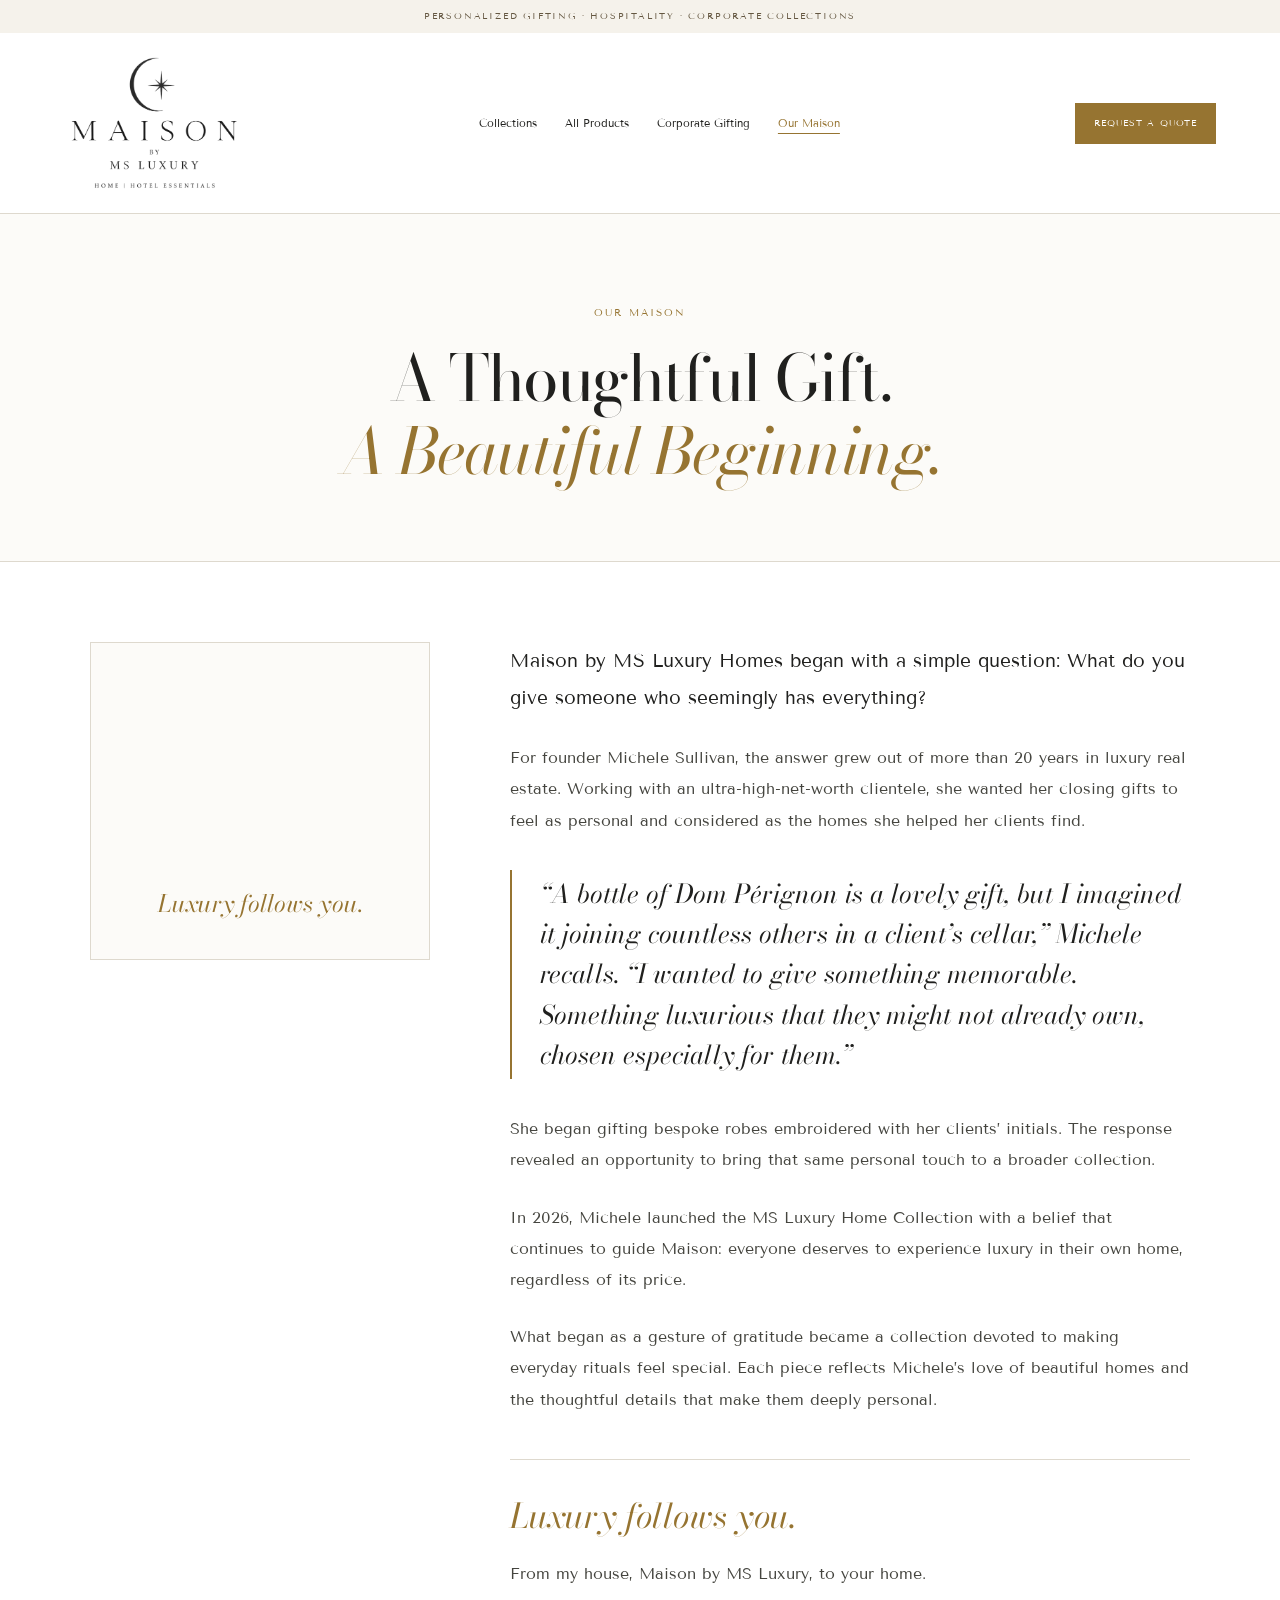
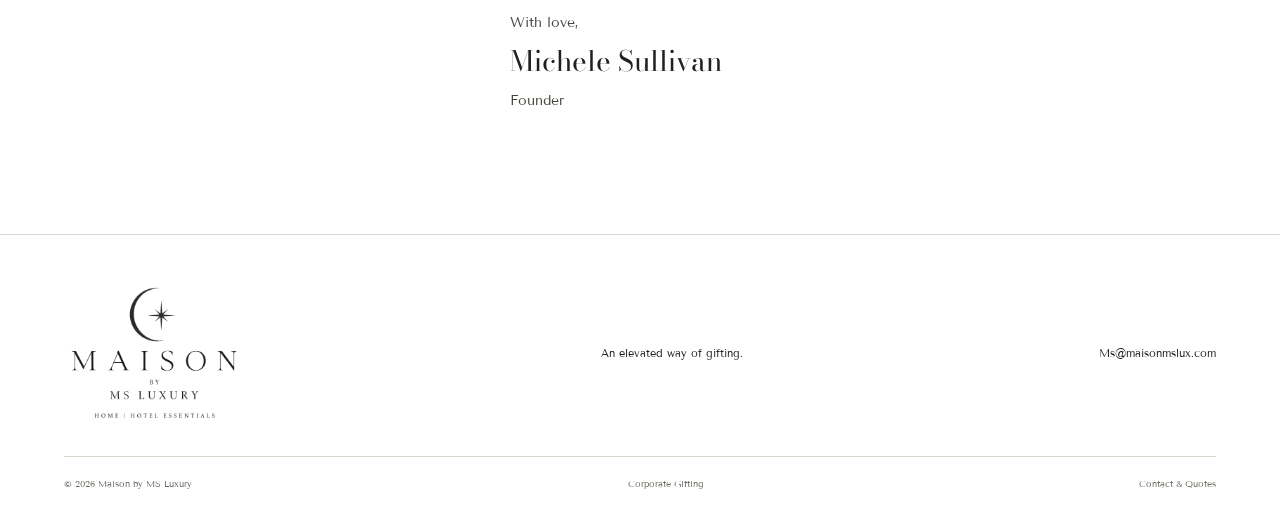
<file: about.html>
<!DOCTYPE html>

<html lang="en">
<head>
<meta charset="utf-8"/>
<meta content="width=device-width, initial-scale=1.0" name="viewport"/>
<title>Our Maison — Maison by MS Luxury</title>
<meta content="Discover the story of Maison by MS Luxury Homes, founded by Michele Sullivan to make everyday rituals feel special." name="description"/>
<link href="https://fonts.googleapis.com" rel="preconnect"/>
<link crossorigin="" href="https://fonts.gstatic.com" rel="preconnect"/>
<link href="https://fonts.googleapis.com/css2?family=Bodoni+Moda:ital,opsz,wght@0,6..96,400;0,6..96,500;0,6..96,600;1,6..96,400;1,6..96,500&amp;family=Tenor+Sans&amp;display=swap" rel="stylesheet"/>
<link href="assets/favicon-32.png" rel="icon" sizes="32x32"/>
<link href="assets/apple-touch-icon.png" rel="apple-touch-icon"/>
<meta content="#ffffff" name="theme-color"/>
<link href="styles.css" rel="stylesheet"/>
</head>
<body><a class="skip-link" href="#about-content">Skip to our story</a><div class="announcement">PERSONALIZED GIFTING · HOSPITALITY · CORPORATE COLLECTIONS</div><header class="nav" id="nav"><a aria-label="Maison by MS Luxury home" class="nav-brand" href="index.html"><img alt="Maison by MS Luxury" src="assets/maison-logo-updated.png"/><span>MAISON<small>BY MS LUXURY</small></span></a><nav class="nav-links"><a href="index.html#collections">Collections</a><a href="index.html#shop">All Products</a><a href="corporate-gifting.html">Corporate Gifting</a><a href="about.html" aria-current="page">Our Maison</a></nav><a class="btn btn-gold btn-sm" href="index.html#quote">Request a Quote</a><button aria-controls="mobileMenu" aria-expanded="false" aria-label="Open menu" class="nav-toggle" id="navToggle"><span></span><span></span></button></header><div class="mobile-menu" id="mobileMenu"><a href="index.html#collections">Collections</a><a href="index.html#shop">All Products</a><a href="corporate-gifting.html">Corporate Gifting</a><a href="about.html" aria-current="page">Our Maison</a><a class="btn btn-gold" href="index.html#quote">Request a Quote</a></div><main id="about-content"><section class="about-intro"><div class="container"><p class="eyebrow">Our Maison</p><h1>A Thoughtful Gift.<br/><em>A Beautiful Beginning.</em></h1></div></section>
<section class="about-story"><div class="container about-layout"><aside class="about-emblem"><img src="assets/maison-logo-updated.png" alt="Maison by MS Luxury"/><p>Luxury follows you.</p></aside><article class="about-prose" aria-label="The Maison story">
<p class="about-lead">Maison by MS Luxury Homes began with a simple question: What do you give someone who seemingly has everything?</p>
<p>For founder Michele Sullivan, the answer grew out of more than 20 years in luxury real estate. Working with an ultra-high-net-worth clientele, she wanted her closing gifts to feel as personal and considered as the homes she helped her clients find.</p>
<blockquote>“A bottle of Dom Pérignon is a lovely gift, but I imagined it joining countless others in a client’s cellar,” Michele recalls. “I wanted to give something memorable. Something luxurious that they might not already own, chosen especially for them.”</blockquote>
<p>She began gifting bespoke robes embroidered with her clients’ initials. The response revealed an opportunity to bring that same personal touch to a broader collection.</p>
<p>In 2026, Michele launched the MS Luxury Home Collection with a belief that continues to guide Maison: everyone deserves to experience luxury in their own home, regardless of its price.</p>
<p>What began as a gesture of gratitude became a collection devoted to making everyday rituals feel special. Each piece reflects Michele’s love of beautiful homes and the thoughtful details that make them deeply personal.</p>
<div class="about-signoff"><p class="about-motto">Luxury follows you.</p><p>From my house, Maison by MS Luxury, to your home.</p><p class="about-signature">With love,<br/><span>Michele Sullivan</span><br/>Founder</p></div>
</article></div></section></main><footer class="footer"><div class="container footer-inner"><a class="nav-brand" href="index.html"><img alt="Maison by MS Luxury" src="assets/maison-logo-updated.png"/><span>MAISON<small>BY MS LUXURY</small></span></a><p>An elevated way of gifting.</p><a href="mailto:Ms@maisonmslux.com">Ms@maisonmslux.com</a></div><div class="container footer-base"><p>© 2026 Maison by MS Luxury</p><a href="corporate-gifting.html">Corporate Gifting</a><a href="index.html#quote">Contact &amp; Quotes</a></div></footer><script src="script.js"></script></body></html>
</file>
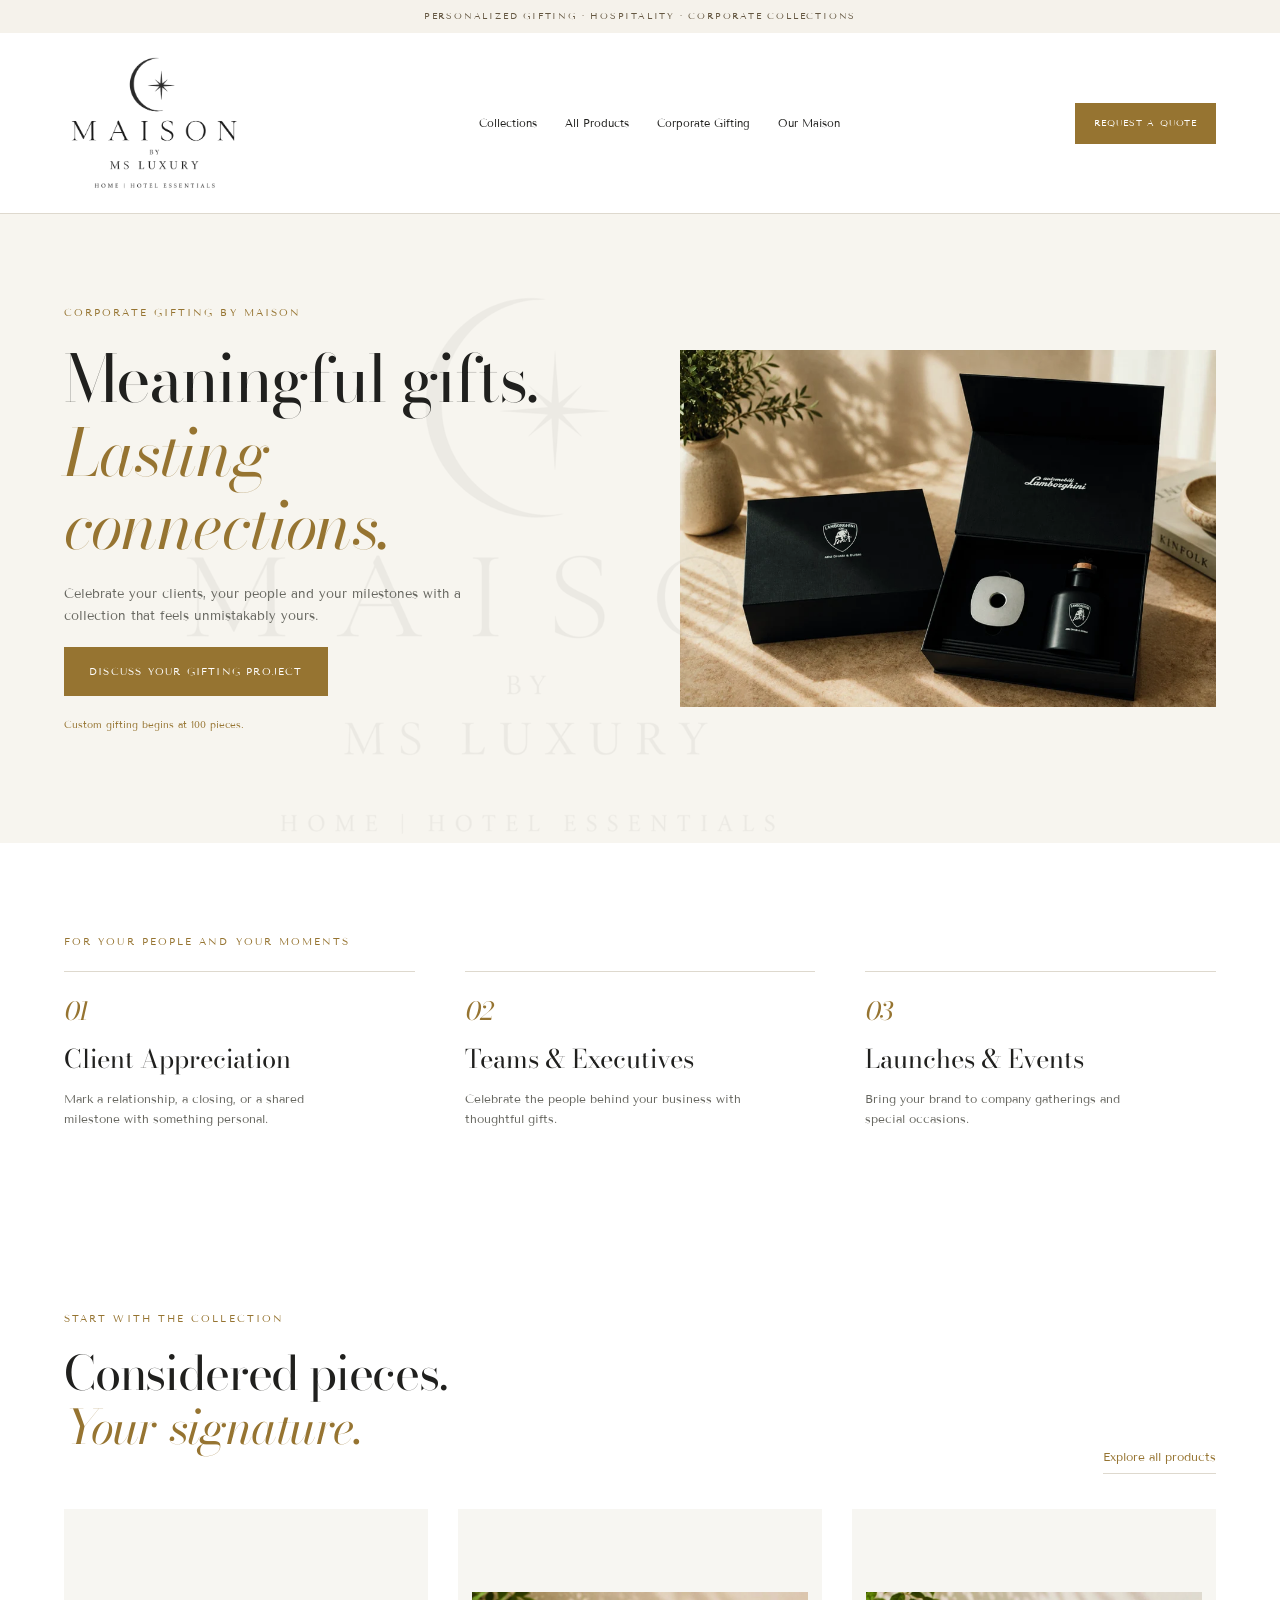
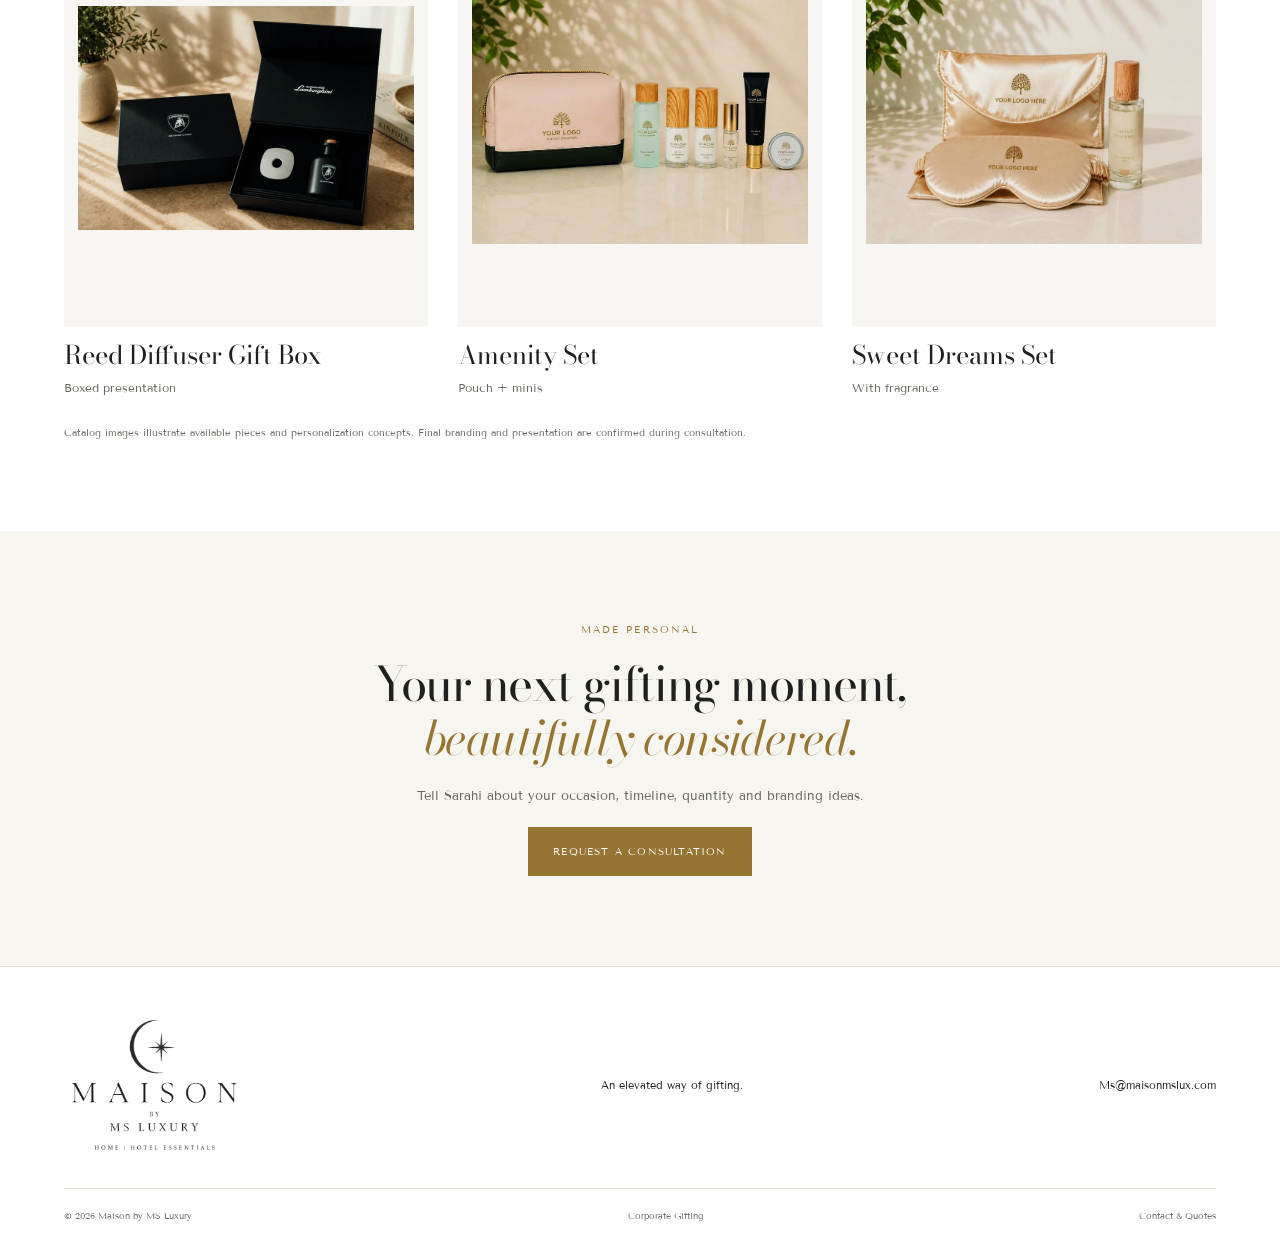
<file: corporate-gifting.html>
<!DOCTYPE html>

<html lang="en">
<head>
<meta charset="utf-8"/>
<meta content="width=device-width, initial-scale=1.0" name="viewport"/>
<title>Corporate Gifting — Maison by MS Luxury</title>
<meta content="Maison by MS Luxury creates elevated, bespoke gifting experiences for hotels, corporations, private aviation, memberships and private events." name="description"/>
<link href="https://fonts.googleapis.com" rel="preconnect"/>
<link crossorigin="" href="https://fonts.gstatic.com" rel="preconnect"/>
<link href="https://fonts.googleapis.com/css2?family=Bodoni+Moda:ital,opsz,wght@0,6..96,400;0,6..96,500;0,6..96,600;1,6..96,400;1,6..96,500&amp;family=Tenor+Sans&amp;display=swap" rel="stylesheet"/>
<link href="assets/favicon-32.png" rel="icon" sizes="32x32"/>
<link href="assets/apple-touch-icon.png" rel="apple-touch-icon"/>
<meta content="#ffffff" name="theme-color"/>
<link href="styles.css" rel="stylesheet"/>
</head>
<body><div class="announcement">PERSONALIZED GIFTING · HOSPITALITY · CORPORATE COLLECTIONS</div><header class="nav" id="nav"><a aria-label="Maison by MS Luxury home" class="nav-brand" href="index.html"><img alt="Maison by MS Luxury" src="assets/maison-logo-updated.png"/><span>MAISON<small>BY MS LUXURY</small></span></a><nav class="nav-links"><a href="index.html#collections">Collections</a><a href="index.html#shop">All Products</a><a href="corporate-gifting.html">Corporate Gifting</a><a href="about.html">Our Maison</a></nav><a class="btn btn-gold btn-sm" href="index.html#quote">Request a Quote</a><button aria-controls="mobileMenu" aria-expanded="false" aria-label="Open menu" class="nav-toggle" id="navToggle"><span></span><span></span></button></header><div class="mobile-menu" id="mobileMenu"><a href="index.html#collections">Collections</a><a href="index.html#shop">All Products</a><a href="corporate-gifting.html">Corporate Gifting</a><a href="about.html">Our Maison</a><a class="btn btn-gold" href="index.html#quote">Request a Quote</a></div><main><section class="corporate-hero"><img alt="Maison by MS Luxury" aria-hidden="true" class="hero-mark" src="assets/maison-logo-updated.png"/><div class="container corporate-grid"><div><p class="eyebrow">Corporate gifting by Maison</p><h1>Meaningful gifts.<br/><em>Lasting connections.</em></h1><p>Celebrate your clients, your people and your milestones with a collection that feels unmistakably yours.</p><a class="btn btn-gold" href="index.html#quote">Discuss your gifting project</a><p class="minimum">Custom gifting begins at 100 pieces.</p></div><img alt="Maison reed diffuser gift presentation" src="assets/catalog/p05-06.webp"/></div></section><section class="corporate-occasions"><div class="container"><p class="eyebrow">For your people and your moments</p><div class="process-grid"><article><span>01</span><h3>Client Appreciation</h3><p>Mark a relationship, a closing, or a shared milestone with something personal.</p></article><article><span>02</span><h3>Teams &amp; Executives</h3><p>Celebrate the people behind your business with thoughtful gifts.</p></article><article><span>03</span><h3>Launches &amp; Events</h3><p>Bring your brand to company gatherings and special occasions.</p></article></div></div></section><section><div class="container"><div class="section-heading"><div><p class="eyebrow">Start with the collection</p><h2>Considered pieces.<br/><em>Your signature.</em></h2></div><a class="link-gold" href="index.html#shop">Explore all products</a></div><div class="corporate-products"><a class="category-card" href="index.html#shop"><div class="category-img"><img alt="Reed Diffuser Gift Box" loading="lazy" src="assets/catalog/p05-06.webp"/></div><h3>Reed Diffuser Gift Box</h3><p>Boxed presentation</p></a><a class="category-card" href="index.html#shop"><div class="category-img"><img alt="Amenity Set" loading="lazy" src="assets/catalog/p08-02.webp"/></div><h3>Amenity Set</h3><p>Pouch + minis</p></a><a class="category-card" href="index.html#shop"><div class="category-img"><img alt="Sweet Dreams Set" loading="lazy" src="assets/catalog/p09-03.webp"/></div><h3>Sweet Dreams Set</h3><p>With fragrance</p></a></div><p class="product-disclaimer">Catalog images illustrate available pieces and personalization concepts. Final branding and presentation are confirmed during consultation.</p></div></section><section class="corporate-finale"><div class="container"><p class="eyebrow">Made personal</p><h2>Your next gifting moment,<br/><em>beautifully considered.</em></h2><p>Tell Sarahi about your occasion, timeline, quantity and branding ideas.</p><a class="btn btn-gold" href="index.html#quote">Request a consultation</a></div></section></main><footer class="footer"><div class="container footer-inner"><a class="nav-brand" href="index.html"><img alt="Maison by MS Luxury" src="assets/maison-logo-updated.png"/><span>MAISON<small>BY MS LUXURY</small></span></a><p>An elevated way of gifting.</p><a href="mailto:Ms@maisonmslux.com">Ms@maisonmslux.com</a></div><div class="container footer-base"><p>© 2026 Maison by MS Luxury</p><a href="corporate-gifting.html">Corporate Gifting</a><a href="index.html#quote">Contact &amp; Quotes</a></div></footer><script src="script.js"></script></body></html>
</file>
<file: styles.css>
:root{--black:#20201e;--black-2:#f8f7f4;--black-3:#f3f1eb;--ivory:#20201e;--gold:#967431;--gold-light:#806126;--gold-pale:#806126;--muted:#676760;--line:#ded9ce;--serif:'Bodoni Moda',Georgia,serif;--sans:'Tenor Sans',Arial,sans-serif}*{box-sizing:border-box;margin:0;padding:0}html{scroll-behavior:smooth}body{background:#fff;color:var(--black);font:15px/1.7 var(--sans);-webkit-font-smoothing:antialiased}button,input,select,textarea{font:inherit}button,a,input,select,textarea{-webkit-tap-highlight-color:transparent}img{display:block;max-width:100%}a{color:inherit;text-decoration:none}button{cursor:pointer}h1,h2,h3{font-family:var(--serif);font-weight:400;line-height:1.13}h1{font-size:clamp(3rem,5.1vw,5.4rem);letter-spacing:-.025em}h2{font-size:clamp(2.3rem,3.7vw,4rem);letter-spacing:-.025em;margin-bottom:1.2rem}h3{font-size:1.6rem}h1 em,h2 em{font-weight:400;color:var(--gold)}section{position:relative;padding:90px 0}section[id]{scroll-margin-top:115px}.container{width:min(1240px,90%);margin:auto}.eyebrow{font-size:.65rem;text-transform:uppercase;letter-spacing:.2em;color:var(--gold);margin-bottom:20px}.announcement{background:#f5f2eb;text-align:center;font-size:9px;letter-spacing:.2em;padding:9px 16px;color:#645741}.nav{position:sticky;top:0;z-index:100;display:flex;align-items:center;justify-content:space-between;gap:22px;padding:17px 5%;background:rgba(255,255,255,.97);border-bottom:1px solid var(--line)}.nav-brand{display:flex;align-items:center;gap:12px}.nav-brand img{width:40px;filter:grayscale(1) invert(1);mix-blend-mode:multiply}.nav-brand>span{font:23px/1.15 var(--serif);letter-spacing:.13em}.nav-brand small{display:block;font:8px/1.7 var(--sans);letter-spacing:.18em;margin-top:4px}.nav-links{display:flex;gap:28px;font-size:11px}.nav-links a:hover,.footer a:hover{color:var(--gold)}.btn{display:inline-flex;align-items:center;justify-content:center;padding:15px 24px;font-size:10px;letter-spacing:.12em;text-transform:uppercase;border:1px solid var(--gold);transition:background .2s,color .2s}.btn-gold{background:var(--gold);color:#fff}.btn-gold:hover{background:#775924}.btn-ghost{background:transparent;color:var(--black);border-color:var(--line)}.btn-ghost:hover{border-color:var(--gold)}.btn-sm{padding:12px 18px;font-size:9px}.btn-block{width:100%}.link-gold{color:var(--gold);font-size:12px;border:0;background:none;border-bottom:1px solid var(--line);padding-bottom:5px}.nav-toggle{display:none;border:0;background:none;padding:10px;flex-direction:column;gap:7px}.nav-toggle span{width:24px;height:1px;background:#20201e}.mobile-menu{display:none}.hero{padding:70px 0 0;overflow:hidden;background:#fcfbf8}.hero-mark{position:absolute;left:-4%;top:10%;width:80%;opacity:.045;filter:grayscale(1) invert(1);mix-blend-mode:multiply;pointer-events:none}.hero-inner{position:relative;display:grid;grid-template-columns:1.1fr 1fr;align-items:center;gap:50px}.hero-copy>p:not(.eyebrow){color:var(--muted);max-width:490px;margin:25px 0;font-size:14px}.hero-ctas{display:flex;gap:24px;align-items:center;margin-top:30px;flex-wrap:wrap}.hero-products{position:relative;padding:0 75px 60px 0}.hero-product-main{width:100%;height:460px;object-fit:contain;background:#fff}.hero-product-small{position:absolute;bottom:0;right:0;width:185px;background:#fff;padding:10px;box-shadow:0 12px 40px #33291112;border:1px solid #eee9df}.hero-product-small img{height:165px;width:100%;object-fit:contain}.hero-product-small span{display:block;font:italic 16px var(--serif);text-align:center;padding:12px 0}.hero-bottom{display:flex;justify-content:space-between;gap:20px;border-top:1px solid var(--line);margin-top:55px;padding:21px 0;font-size:9px;letter-spacing:.17em;color:var(--muted)}.section-heading,.product-heading{display:flex;align-items:flex-end;justify-content:space-between;gap:50px;margin-bottom:35px}.section-sub{max-width:340px;color:var(--muted);font-size:13px;margin-bottom:20px}.category-grid{display:grid;grid-template-columns:repeat(4,1fr);gap:34px 22px}.category-card{text-align:left;border:0;background:none;display:block;color:var(--black);min-width:0}.category-img{background:#f7f6f2;padding:14px;aspect-ratio:1/1.15;overflow:hidden;margin-bottom:14px}.category-img img{width:100%;height:100%;object-fit:contain;transition:transform .3s;mix-blend-mode:multiply}.category-card:hover img{transform:scale(1.035)}.category-title{display:flex;justify-content:space-between;gap:10px;font:21px var(--serif)}.category-title>span{font:15px var(--sans);color:var(--gold)}.category-caption{display:block;color:var(--muted);font-size:10px;margin-top:7px}.featured{background:#f7f5ef;padding:50px 0}.featured-top{display:flex;justify-content:space-between;align-items:center;gap:20px}.featured-top .eyebrow{margin:0}.slider-controls{display:flex;gap:12px;align-items:center;font-size:10px}.slider-controls button{background:none;border:1px solid #d6cbb8;min-width:32px;height:32px;padding:0 8px;color:var(--black)}.featured-slide{display:grid;grid-template-columns:1fr 1fr;align-items:center;gap:80px;min-height:370px;margin-top:25px}.featured-image{height:340px}.featured-image img{width:100%;height:100%;object-fit:contain;mix-blend-mode:multiply}.featured-copy h2{font-size:clamp(2rem,3vw,3rem);max-width:450px}.featured-copy>p:not(.eyebrow){color:var(--muted);margin-bottom:25px}.shop{background:#fff}.catalog-tools{padding:20px 0;border-top:1px solid var(--line)}.catalog-search{display:block;font-size:10px;letter-spacing:.1em;text-transform:uppercase;color:var(--gold)}.catalog-search input{display:block;background:#faf9f6;border:1px solid var(--line);padding:12px 15px;width:min(440px,100%);margin-top:9px;font-size:13px;letter-spacing:0;color:var(--black)}.product-filters{display:flex;gap:8px;flex-wrap:wrap;margin-top:20px}.product-filters button{font-size:10px;padding:9px 13px;border:1px solid var(--line);background:#fff;color:var(--black)}.product-filters button[aria-pressed=true]{background:var(--black);color:#fff;border-color:var(--black)}.product-count{font-size:10px;color:var(--muted);margin-top:18px}.shop-grid{display:grid;grid-template-columns:repeat(3,1fr);gap:35px 25px}.card{min-width:0}.product-preview{position:relative;display:block;border:0;background:none;width:100%;text-align:left}.card-img{aspect-ratio:1/1.1;background:#f7f6f2;padding:20px;overflow:hidden}.card-img img{width:100%;height:100%;object-fit:contain;mix-blend-mode:multiply;transition:transform .3s}.product-preview:hover img{transform:scale(1.035)}.product-preview>span{position:absolute;bottom:10px;right:10px;font-size:9px;background:#fff;padding:5px 8px;color:var(--gold)}.card-body{padding:18px 0}.product-category{font-size:9px;text-transform:uppercase;letter-spacing:.12em;color:var(--gold);margin-bottom:7px}.card-body h3{font-size:24px;margin-bottom:7px}.card-body>p:not(.product-category){font-size:12px;color:var(--muted)}.product-cta{display:inline-block;margin-top:13px;padding:0 0 4px;border:0;border-bottom:1px solid var(--line);background:none;font-size:10px;color:var(--gold);text-transform:uppercase;letter-spacing:.08em}.catalog-more{text-align:center;margin-top:30px}.collections-note{font:italic 18px var(--serif);margin-top:20px}.product-disclaimer{font-size:10px;color:var(--muted);max-width:700px;margin-top:25px}.corporate-banner,.corporate-hero{background:#f7f5ef;overflow:hidden}.corporate-grid{display:grid;grid-template-columns:1fr 1fr;align-items:center;gap:80px;position:relative}.corporate-grid>img{height:380px;width:100%;object-fit:contain;mix-blend-mode:multiply}.corporate-grid p:not(.eyebrow){color:var(--muted);margin:20px 0;max-width:420px;font-size:13px}.minimum{font-size:10px!important;color:var(--gold)!important}.maison-grid{display:grid;grid-template-columns:.75fr 1.25fr;align-items:center;gap:100px}.maison-grid p:not(.eyebrow){color:var(--muted);max-width:550px;margin:20px 0;font-size:13px}.maison-logo{padding:60px;background:#faf9f6}.maison-logo img{filter:grayscale(1) invert(1);mix-blend-mode:multiply}.process{padding-top:30px}.process-grid{display:grid;grid-template-columns:repeat(3,1fr);gap:50px}.process-grid article{border-top:1px solid var(--line);padding-top:20px}.process-grid article>span{font:italic 25px var(--serif);color:var(--gold)}.process-grid h3{margin:15px 0}.process-grid p{font-size:12px;color:var(--muted);max-width:290px}.quote{background:#faf9f6}.quote-grid{display:grid;grid-template-columns:1fr 1.2fr;gap:80px}.quote-copy>p:not(.eyebrow){font-size:13px;color:var(--muted);margin:20px 0;max-width:370px}.quote-min{font-size:11px!important;color:var(--gold)!important}.quote-form{background:#fff;padding:35px;border:1px solid var(--line)}.field{margin-bottom:18px}.field label{display:block;font-size:10px;margin-bottom:7px}.field input,.field select,.field textarea{width:100%;border:1px solid var(--line);border-radius:0;padding:12px;background:#fff;color:var(--black);font-size:12px}.field textarea{resize:vertical}.field-row{display:grid;grid-template-columns:1fr 1fr;gap:18px}.form-note,.quote-email{font-size:10px;display:block;margin-top:12px;color:var(--muted)}.quote-email{color:var(--gold)}.form-trap{position:absolute;left:-9999px}.footer{padding:45px 0 20px;border-top:1px solid var(--line);background:#fff}.footer-inner{display:flex;justify-content:space-between;align-items:center;gap:30px;font-size:11px}.footer-base{display:flex;gap:25px;justify-content:space-between;border-top:1px solid var(--line);margin-top:30px;padding-top:20px;font-size:9px;color:var(--muted)}.product-dialog{width:min(920px,92vw);max-height:90vh;padding:0;border:1px solid var(--line);margin:auto;background:#fff;color:var(--black);overflow:auto}.product-dialog::backdrop{background:#20201e90}.dialog-grid{display:grid;grid-template-columns:1fr 1fr}.dialog-grid>img{height:70vh;max-height:650px;width:100%;object-fit:contain;background:#faf9f6}.dialog-copy{padding:40px;align-self:center}.dialog-copy h2{font-size:32px}.dialog-copy>p:not(.eyebrow){font-size:12px;color:var(--muted);margin:20px 0}.dialog-close{position:absolute;right:10px;top:10px;width:32px;height:32px;border:1px solid var(--line);background:#fff;font-size:24px;z-index:2}.corporate-products{display:grid;grid-template-columns:repeat(3,1fr);gap:30px}.corporate-products p{font-size:12px;color:var(--muted);margin-top:8px}.corporate-finale{background:#f7f5ef;text-align:center}.corporate-finale p:not(.eyebrow){margin:20px auto;font-size:13px;color:var(--muted)}.skip-link{position:fixed;top:-100px;z-index:300;background:#fff;padding:15px}.skip-link:focus{top:0}:focus-visible{outline:2px solid var(--gold);outline-offset:4px}[hidden]{display:none!important}.reveal{opacity:1}.preloader{display:none}
@media(max-width:1000px){.nav-links{gap:16px}.nav-links a{font-size:10px}.hero-inner{gap:30px}.hero-products{padding-right:35px}.hero-product-main{height:360px}.hero-product-small{width:150px}.hero-product-small img{height:130px}.corporate-grid,.quote-grid,.maison-grid{gap:40px}.category-grid{grid-template-columns:repeat(3,1fr)}}
@media(max-width:800px), (hover:none) and (pointer:coarse){section{padding:65px 0}.nav-links,.nav>.btn{display:none}.nav-toggle{display:flex}.mobile-menu{display:flex;position:fixed;inset:82px 0 0;z-index:99;background:#fff;flex-direction:column;justify-content:center;align-items:center;gap:28px;opacity:0;visibility:hidden;transition:.2s}.mobile-menu.open{opacity:1;visibility:visible}.mobile-menu>a:not(.btn){font:27px var(--serif)}.hero-inner{grid-template-columns:1fr}.hero{padding-top:40px}.hero-copy{max-width:550px}.hero-products{width:85%;margin:15px auto 0;max-width:450px}.hero-product-main{height:330px}.hero-bottom{font-size:7px;letter-spacing:.08em;margin-top:30px}.section-heading,.product-heading{display:block}.section-sub{max-width:500px;margin-top:15px}.category-grid{grid-template-columns:repeat(2,1fr)}.featured-slide{gap:25px;min-height:280px}.featured-image{height:260px}.corporate-grid,.maison-grid,.quote-grid{grid-template-columns:1fr}.maison-logo{max-width:260px;padding:40px}.corporate-grid>img{height:300px}.footer-inner{align-items:flex-start;flex-wrap:wrap}.process-grid{gap:25px}.shop-grid{grid-template-columns:repeat(2,1fr)}.dialog-grid{grid-template-columns:1fr}.dialog-grid>img{height:35vh}.dialog-copy{padding:25px}.featured-top{align-items:flex-start}.featured-top .eyebrow{max-width:130px}}
@media(max-width:500px){.announcement{font-size:7px}.nav{padding:13px 5%}.nav-brand>span{font-size:21px}.hero-ctas{gap:18px}.hero-product-main{height:270px}.hero-product-small{width:130px}.hero-product-small img{height:115px}.hero-products{padding-right:45px;padding-bottom:45px}.hero-bottom{gap:12px;align-items:center;text-align:center}.category-grid{gap:25px 15px}.category-img{padding:8px}.category-title{font-size:18px}.category-caption{font-size:9px}.featured-slide{grid-template-columns:1fr;gap:15px}.featured-image{height:240px}.featured-copy{padding-bottom:15px}.featured-top{gap:10px}.slider-controls{gap:6px}.shop-grid{gap:25px 14px}.card-img{padding:9px;aspect-ratio:1/1.35}.card-body h3{font-size:20px}.card-body>p:not(.product-category){font-size:10px}.product-cta{font-size:9px}.product-preview>span{font-size:7px;padding:4px;right:5px;bottom:5px}.product-filters{gap:5px}.product-filters button{font-size:9px;padding:8px 9px}.quote-form{padding:20px}.field-row{grid-template-columns:1fr;gap:0}.process-grid,.corporate-products{grid-template-columns:1fr}.footer-base{flex-wrap:wrap;gap:12px}.footer-inner{flex-direction:column;gap:20px}.corporate-hero h1{font-size:2.8rem}}
@media(prefers-reduced-motion:reduce){html{scroll-behavior:auto}*,*::before,*::after{transition:none!important;animation:none!important}}

/* Mobile comfort refinements: preserve desktop styling. */
html{-webkit-text-size-adjust:100%;text-size-adjust:100%}
body{width:100%;overflow-x:clip}
main,.container,.hero-copy,.featured-copy,.quote-copy,.quote-form{min-width:0}
.slider-controls svg{width:17px;height:17px;fill:none;stroke:currentColor;stroke-width:1.5;stroke-linecap:round;stroke-linejoin:round;display:block}
.slider-controls button{display:inline-flex;align-items:center;justify-content:center}
@media(max-width:800px), (hover:none) and (pointer:coarse){
 .nav{min-height:76px}.nav-toggle{width:44px;height:44px;justify-content:center;align-items:center}
 .mobile-menu{inset:76px 0 0;padding:30px 20px;overflow-y:auto;height:calc(100dvh - 76px)}
 .mobile-menu>a{min-height:44px;display:flex;align-items:center}
 .hero-ctas .link-gold{padding:12px 0}.btn{min-height:46px}
 .product-filters button{min-height:44px}.product-cta{min-height:44px;display:inline-flex;align-items:center;line-height:1.4}
 .slider-controls button{min-height:44px;min-width:44px}.dialog-close{width:44px;height:44px}
 .field input,.field select,.field textarea,.catalog-search input{font-size:16px;min-height:46px}
 .footer-contact a,.footer a{overflow-wrap:anywhere}.footer-inner>a:last-child{overflow-wrap:anywhere;max-width:100%}
 .product-dialog{width:94vw;max-height:90dvh}.dialog-copy{padding:25px}.dialog-grid>img{height:32dvh}
}
@media(max-width:600px), (hover:none) and (pointer:coarse) and (max-width:1200px){
 .container{width:90%}.category-grid{grid-template-columns:repeat(2,minmax(0,1fr))}
 .shop-grid{grid-template-columns:repeat(2,minmax(0,1fr))}.section-heading,.product-heading{display:block}
 .featured-slide{grid-template-columns:1fr;gap:20px}.featured-image{height:260px}
 .featured-top{display:block}.slider-controls{margin-top:15px;justify-content:flex-end}
 .featured-top .eyebrow{max-width:none}.hero-bottom{font-size:8px;letter-spacing:.04em;gap:10px}
 .hero-copy h1{font-size:clamp(2.7rem,9vw,3.8rem)}.hero-copy>p:not(.eyebrow){font-size:14px}
 .category-title{font-size:19px;line-height:1.2}.category-caption{font-size:11px;line-height:1.5}
 .card-body h3{font-size:20px;overflow-wrap:break-word}.card-body>p:not(.product-category){font-size:11px}
 .quote-grid,.corporate-grid,.maison-grid{grid-template-columns:1fr;gap:35px}
 .process-grid,.corporate-products,.field-row{grid-template-columns:1fr}.field-row{gap:0}
 .footer-inner{flex-direction:column;align-items:flex-start}.footer-base{flex-wrap:wrap}
}
@media(max-width:360px){.shop-grid{grid-template-columns:1fr}.hero-products{width:100%}.hero-bottom{flex-wrap:wrap;justify-content:center}.category-title{font-size:17px}}

/* A tactile, horizontal shopping row inspired by the supplied reference. */
.product-rail{background:#fff;padding:65px 0;border-top:1px solid var(--line)}
.rail-heading{display:flex;align-items:flex-end;justify-content:space-between;gap:20px;margin-bottom:28px}
.rail-heading h2{font-size:clamp(1.8rem,3vw,3rem);margin-bottom:0}.rail-heading .eyebrow{margin-bottom:10px}
.rail-track{display:flex;gap:22px;overflow-x:auto;scroll-snap-type:x mandatory;overscroll-behavior-x:contain;scrollbar-width:none;-webkit-overflow-scrolling:touch;padding-bottom:12px}
.rail-track::-webkit-scrollbar{display:none}.rail-card{flex:0 0 calc((100% - 66px)/4);min-width:0;scroll-snap-align:start}
.rail-preview{position:relative;width:100%;border:0;background:none;display:block}.rail-image{aspect-ratio:4/5;background:#f7f6f2;padding:12px}.rail-image img{width:100%;height:100%;object-fit:contain;mix-blend-mode:multiply}
.rail-plus{position:absolute;right:10px;bottom:10px;display:flex;align-items:center;justify-content:center;width:32px;height:32px;background:#fff;color:var(--gold);font-size:22px;border:1px solid var(--line)}
.rail-category{font-size:8px;text-transform:uppercase;letter-spacing:.1em;color:var(--gold);margin-top:17px}.rail-card h3{font-size:22px;margin:7px 0}.rail-detail{font-size:11px;color:var(--muted)}
.rail-navigation{display:flex;justify-content:center;align-items:center;gap:22px;margin-top:18px}.rail-navigation>button{width:44px;height:44px;display:flex;align-items:center;justify-content:center;border:1px solid var(--line);background:#fff;color:var(--black)}.rail-navigation>button:disabled{opacity:.3;cursor:default}.rail-navigation svg{width:17px;height:17px;fill:none;stroke:currentColor;stroke-width:1.5;stroke-linecap:round;stroke-linejoin:round}
.rail-markers{display:flex;gap:7px;align-items:center}.rail-marker{width:24px;height:30px;padding:13px 0;border:0;background:none}.rail-marker::before{content:'';display:block;height:2px;background:var(--line)}.rail-marker[aria-current=true]::before{background:var(--gold)}
@media(max-width:900px){.rail-card{flex-basis:calc((100% - 44px)/3)}}
@media(max-width:600px), (hover:none) and (pointer:coarse){.product-rail{padding:45px 0}.rail-track{gap:14px}.rail-card{flex-basis:44%}.rail-heading h2{font-size:25px}.rail-heading .link-gold{flex-shrink:0;min-height:44px;display:flex;align-items:center}.rail-card h3{font-size:20px;line-height:1.2}.rail-category{font-size:8px}.rail-plus{width:36px;height:36px}.rail-navigation{gap:10px}.rail-marker{width:18px;min-height:44px;padding:21px 0}.rail-markers{gap:4px}}

.rail-markers{max-width:calc(100% - 108px);overflow-x:auto;scrollbar-width:none}.rail-marker{flex-shrink:0}


/* Oct 20 logo correction */
.nav-brand{gap:14px}
.nav-brand img{width:180px;max-width:42vw;height:auto;filter:none;mix-blend-mode:normal}
.nav-brand>span{display:none}
.hero-mark{left:12%;top:8%;width:58%;opacity:.05;filter:none;mix-blend-mode:normal}
.maison-logo img{width:min(100%,520px);height:auto;filter:none;mix-blend-mode:normal}
@media (max-width: 900px){
  .nav-brand img{width:150px;max-width:48vw}
  .hero-mark{left:5%;top:10%;width:90%;opacity:.04}
}
@media (max-width: 640px){
  .nav-brand img{width:132px;max-width:52vw}
}

/* Maison founder story */
.about-intro{padding:90px 0 72px;background:#fcfbf8;text-align:center;border-bottom:1px solid var(--line)}
.about-intro h1{font-size:clamp(2.8rem,5vw,5rem);line-height:1.15;max-width:980px;margin:auto}
.about-story{padding:80px 0 100px}.about-layout{display:grid;grid-template-columns:minmax(180px,1fr) minmax(0,2fr);gap:80px;max-width:1100px;align-items:start}
.about-emblem{padding:38px 20px;text-align:center;border:1px solid var(--line);background:#fcfbf8}.about-emblem img{width:220px;margin:auto;filter:grayscale(1) invert(1);mix-blend-mode:multiply}.about-emblem p{margin-top:28px;color:var(--gold);font:italic 24px/1.4 var(--serif)}
.about-prose{font-size:16px;line-height:1.95;color:#45453f}.about-prose>p{margin-bottom:26px}.about-lead{font-size:19px;color:var(--black)}
.about-prose blockquote{border-left:2px solid var(--gold);padding:4px 0 4px 28px;margin:34px 0;font:italic 26px/1.55 var(--serif);color:var(--black)}
.about-signoff{border-top:1px solid var(--line);margin-top:44px;padding-top:34px}.about-signoff p{margin-bottom:20px}.about-motto{font:italic 34px/1.3 var(--serif);color:var(--gold)}.about-signature{font-size:14px}.about-signature span{font:28px/1.8 var(--serif);color:var(--black)}
.nav-links a[aria-current="page"]{color:var(--gold);text-decoration:underline;text-underline-offset:6px}
@media(max-width:760px){.about-intro{padding:58px 0 48px}.about-story{padding:44px 0 64px}.about-layout{grid-template-columns:1fr;gap:36px}.about-emblem{max-width:260px;width:100%;margin:auto;padding:24px}.about-emblem img{width:140px}.about-emblem p{margin-top:18px;font-size:22px}.about-prose{font-size:15px;line-height:1.85}.about-lead{font-size:18px}.about-prose blockquote{font-size:23px;padding-left:20px}}
</file>
